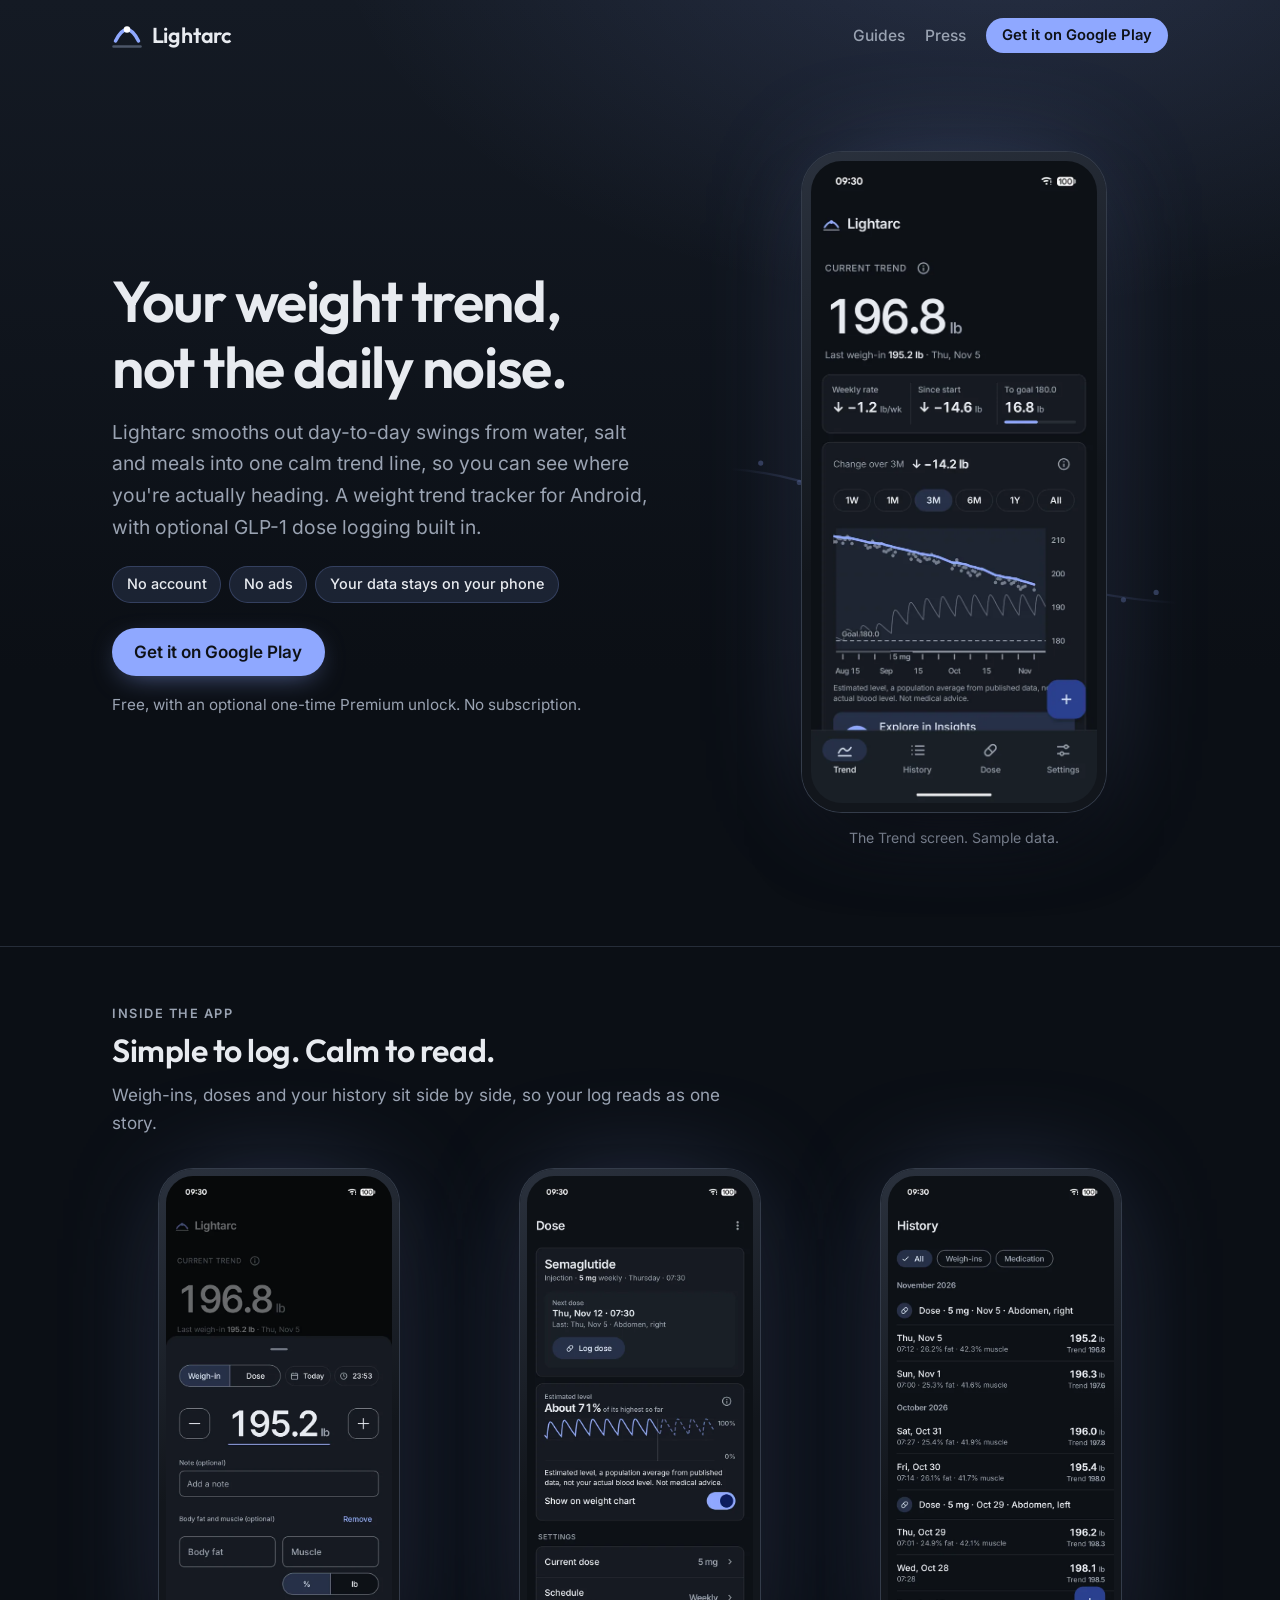
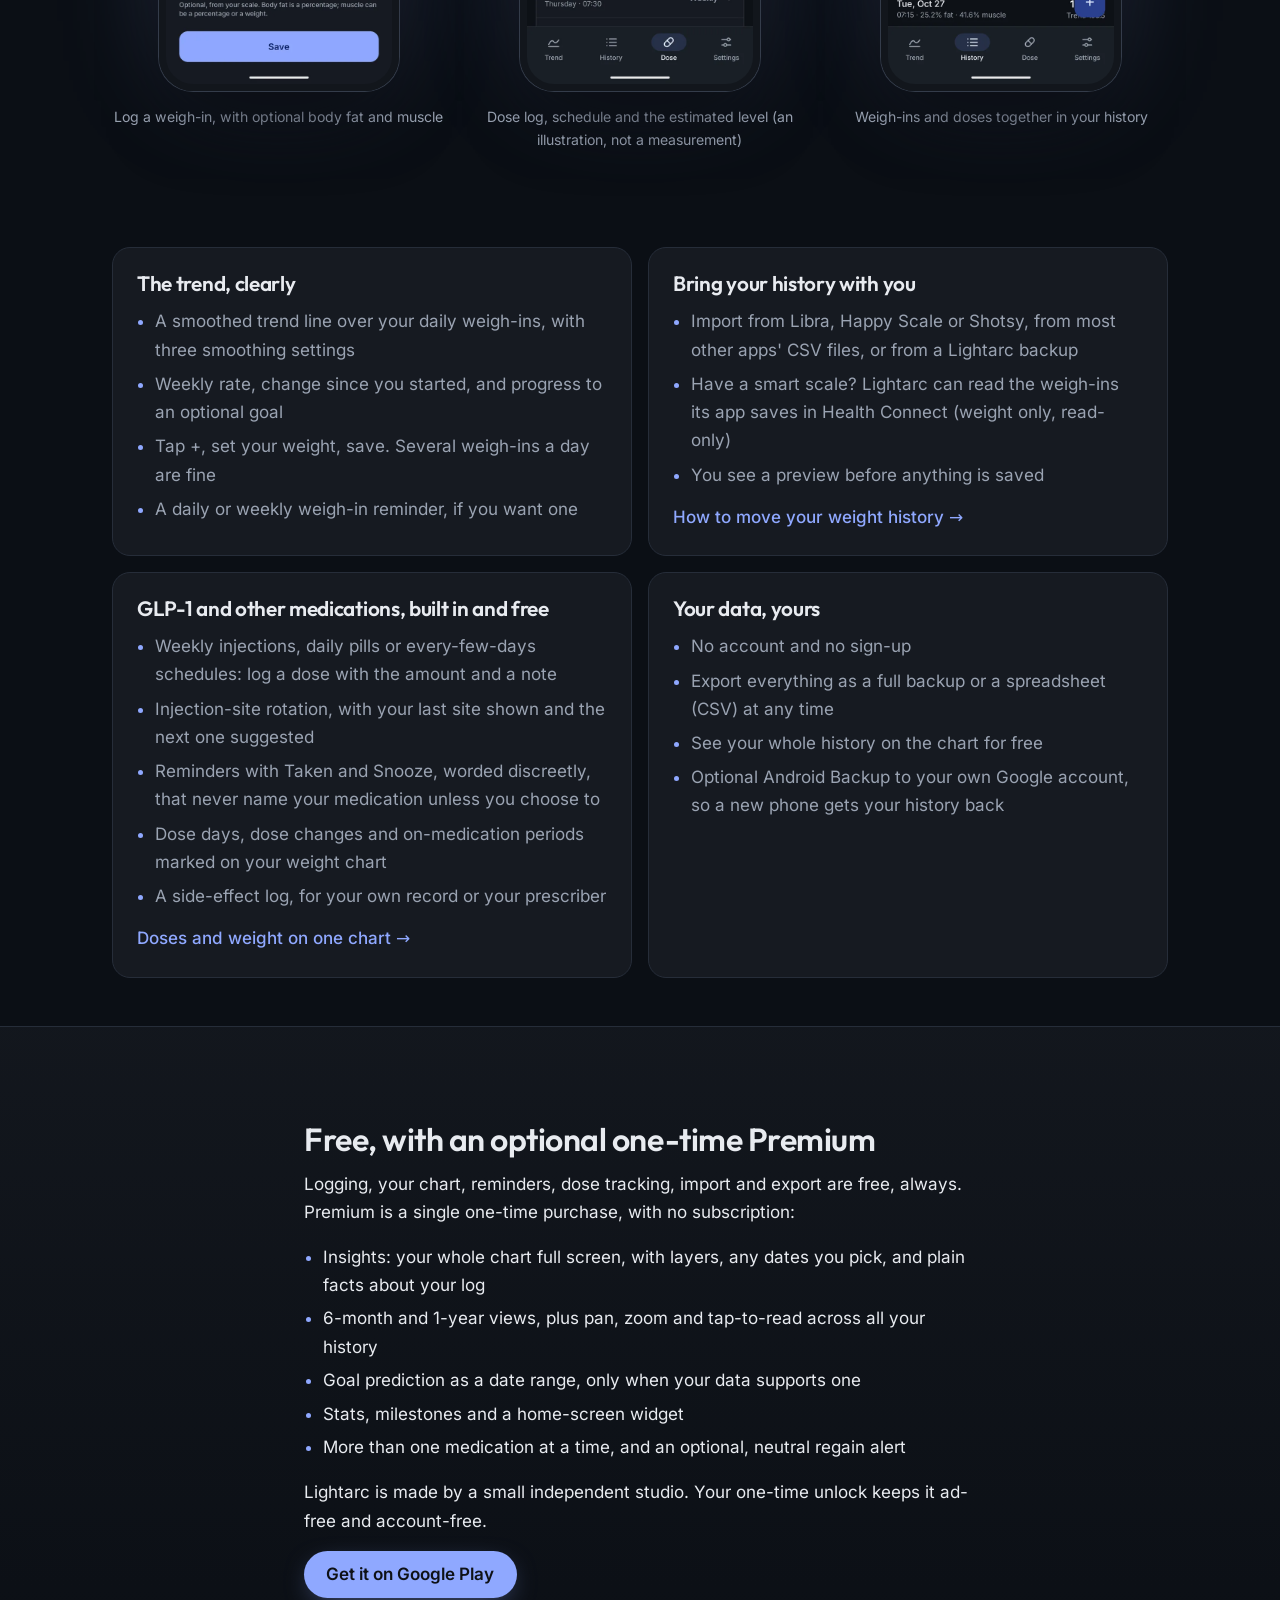
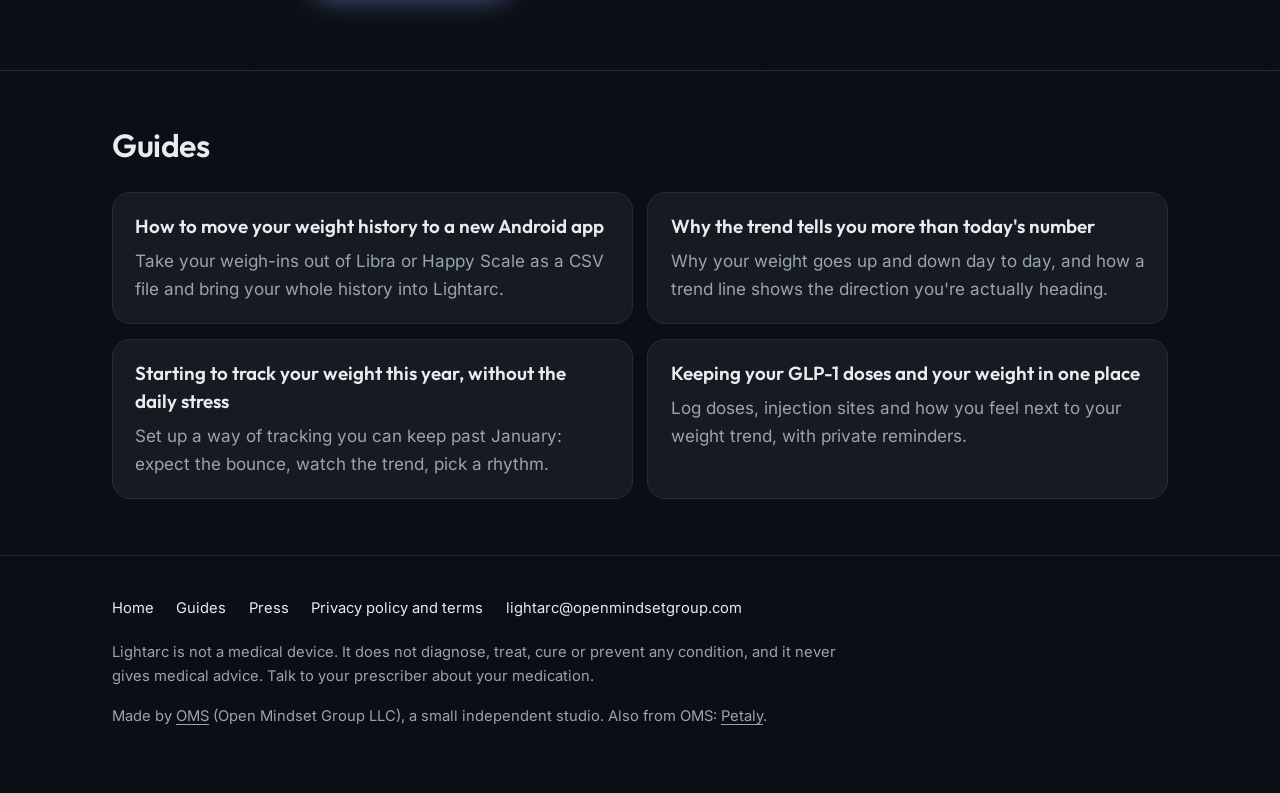
<file: index.html>
<!doctype html>
<html lang="en">
<head>
  <meta charset="utf-8">
  <meta name="viewport" content="width=device-width, initial-scale=1">
  <title>Lightarc: Weight Trend &amp; GLP-1 dose log for Android</title>
  <meta name="description" content="A weight trend tracker for Android with optional GLP-1 dose logging. No account. No ads. Your data stays on your phone.">
  <link rel="canonical" href="https://lightarc.app/">
  <meta property="og:type" content="website">
  <meta property="og:site_name" content="Lightarc">
  <meta property="og:title" content="Lightarc: Weight Trend &amp; GLP-1 dose log for Android">
  <meta property="og:description" content="A weight trend tracker for Android with optional GLP-1 dose logging. No account. No ads. Your data stays on your phone.">
  <meta property="og:url" content="https://lightarc.app/">
  <meta name="theme-color" content="#141a24">
  <link rel="icon" href="/assets/favicon.svg" type="image/svg+xml">
  <link rel="preload" href="/assets/fonts/inter-latin-var.woff2" as="font" type="font/woff2" crossorigin>
  <link rel="preload" href="/assets/fonts/outfit-latin-var.woff2" as="font" type="font/woff2" crossorigin>
  <link rel="stylesheet" href="/assets/style.css">
</head>
<body>
  <a class="skip" href="#main">Skip to content</a>
  <header class="site-header">
    <div class="inner">
      <a class="wordmark" href="/"><svg viewBox="24 22 60 60" aria-hidden="true"><path d="M31 64 Q54 18 77 64" fill="none" stroke="#8FA8FF" stroke-width="7" stroke-linecap="round"/><path d="M27 75 H81" stroke="#4C5668" stroke-width="5" stroke-linecap="round"/><circle cx="54" cy="41" r="6.5" fill="#fff"/></svg>Lightarc</a>
      <nav class="site-nav" aria-label="Main">
        <a href="/guides/">Guides</a>
        <a href="/press/">Press</a>
        <a class="button small" href="https://play.google.com/store/apps/details?id=com.omsgroup.lightarc">Get it on Google Play</a>
      </nav>
    </div>
  </header>
  <main id="main">
    <section class="hero">
      <div class="wrap-wide">
        <div>
          <h1>Your weight trend, not the daily noise.</h1>
          <p class="lede">Lightarc smooths out day-to-day swings from water, salt and meals into one calm trend line, so you can see where you're actually heading. A weight trend tracker for Android, with optional GLP-1 dose logging built in.</p>
          <ul class="badges">
            <li>No account</li>
            <li>No ads</li>
            <li>Your data stays on your phone</li>
          </ul>
          <p><a class="button" href="https://play.google.com/store/apps/details?id=com.omsgroup.lightarc">Get it on Google Play</a></p>
          <p class="note">Free, with an optional one-time Premium unlock. No subscription.</p>
        </div>
        <figure class="hero-art">
          <svg class="curve" viewBox="0 0 600 300" aria-hidden="true"><defs><linearGradient id="cg" x1="0" x2="1"><stop offset="0" stop-color="#8FA8FF" stop-opacity="0"/><stop offset=".45" stop-color="#8FA8FF" stop-opacity=".55"/><stop offset="1" stop-color="#8FA8FF" stop-opacity="0"/></linearGradient></defs><path d="M0 70 C140 80 230 150 330 190 S520 245 600 250" fill="none" stroke="url(#cg)" stroke-width="3" stroke-linecap="round"/><g fill="#8FA8FF" fill-opacity=".28"><circle cx="40" cy="62" r="3.5"/><circle cx="92" cy="88" r="3.5"/><circle cx="140" cy="70" r="3.5"/><circle cx="190" cy="112" r="3.5"/><circle cx="238" cy="128" r="3.5"/><circle cx="286" cy="158" r="3.5"/><circle cx="380" cy="196" r="3.5"/><circle cx="430" cy="226" r="3.5"/><circle cx="478" cy="214" r="3.5"/><circle cx="528" cy="246" r="3.5"/><circle cx="572" cy="236" r="3.5"/></g></svg>
          <div class="phone"><img src="/assets/shots/trend.webp" width="600" height="1347" alt="Lightarc's Trend screen on a Pixel phone: current trend 196.8 lb, weekly rate down 1.2 lb a week, and a three-month chart with the trend line over daily weigh-ins."></div>
          <figcaption>The Trend screen. Sample data.</figcaption>
        </figure>
      </div>
    </section>

    <section class="band screens">
      <div class="wrap-wide">
        <div class="section-head">
          <p class="eyebrow">Inside the app</p>
          <h2>Simple to log. Calm to read.</h2>
          <p>Weigh-ins, doses and your history sit side by side, so your log reads as one story.</p>
        </div>
        <div class="shots">
          <figure><div class="phone"><img src="/assets/shots/weigh-in.webp" width="600" height="1347" loading="lazy" alt="The weigh-in sheet: 195.2 lb with plus and minus buttons, an optional note, and optional body fat and muscle."></div><figcaption>Log a weigh-in, with optional body fat and muscle</figcaption></figure>
          <figure><div class="phone"><img src="/assets/shots/dose.webp" width="600" height="1347" loading="lazy" alt="The Dose screen: next dose, a Log dose button, and the estimated level chart with a note that it is a population average, not a measurement."></div><figcaption>Dose log, schedule and the estimated level (an illustration, not a measurement)</figcaption></figure>
          <figure><div class="phone"><img src="/assets/shots/history.webp" width="600" height="1347" loading="lazy" alt="The History screen: weigh-ins and doses listed together by month, each weigh-in with its trend value."></div><figcaption>Weigh-ins and doses together in your history</figcaption></figure>
        </div>
      </div>
    </section>

    <section class="features">
      <div class="wrap-wide grid">
        <div class="card">
          <h2>The trend, clearly</h2>
          <ul>
            <li>A smoothed trend line over your daily weigh-ins, with three smoothing settings</li>
            <li>Weekly rate, change since you started, and progress to an optional goal</li>
            <li>Tap +, set your weight, save. Several weigh-ins a day are fine</li>
            <li>A daily or weekly weigh-in reminder, if you want one</li>
          </ul>
        </div>
        <div class="card">
          <h2>Bring your history with you</h2>
          <ul>
            <li>Import from Libra, Happy Scale or Shotsy, from most other apps' CSV files, or from a Lightarc backup</li>
            <li>Have a smart scale? Lightarc can read the weigh-ins its app saves in Health Connect (weight only, read-only)</li>
            <li>You see a preview before anything is saved</li>
          </ul>
          <p class="more-row"><a class="more" href="/guides/move-weight-history-to-android/">How to move your weight history</a></p>
        </div>
        <div class="card">
          <h2>GLP-1 and other medications, built in and free</h2>
          <ul>
            <li>Weekly injections, daily pills or every-few-days schedules: log a dose with the amount and a note</li>
            <li>Injection-site rotation, with your last site shown and the next one suggested</li>
            <li>Reminders with Taken and Snooze, worded discreetly, that never name your medication unless you choose to</li>
            <li>Dose days, dose changes and on-medication periods marked on your weight chart</li>
            <li>A side-effect log, for your own record or your prescriber</li>
          </ul>
          <p class="more-row"><a class="more" href="/guides/glp1-doses-and-weight-one-chart/">Doses and weight on one chart</a></p>
        </div>
        <div class="card">
          <h2>Your data, yours</h2>
          <ul>
            <li>No account and no sign-up</li>
            <li>Export everything as a full backup or a spreadsheet (CSV) at any time</li>
            <li>See your whole history on the chart for free</li>
            <li>Optional Android Backup to your own Google account, so a new phone gets your history back</li>
          </ul>
        </div>
      </div>
    </section>

    <section class="band alt">
      <div class="wrap">
        <h2>Free, with an optional one-time Premium</h2>
        <p>Logging, your chart, reminders, dose tracking, import and export are free, always. Premium is a single one-time purchase, with no subscription:</p>
        <ul>
          <li>Insights: your whole chart full screen, with layers, any dates you pick, and plain facts about your log</li>
          <li>6-month and 1-year views, plus pan, zoom and tap-to-read across all your history</li>
          <li>Goal prediction as a date range, only when your data supports one</li>
          <li>Stats, milestones and a home-screen widget</li>
          <li>More than one medication at a time, and an optional, neutral regain alert</li>
        </ul>
        <p>Lightarc is made by a small independent studio. Your one-time unlock keeps it ad-free and account-free.</p>
        <p><a class="button" href="https://play.google.com/store/apps/details?id=com.omsgroup.lightarc">Get it on Google Play</a></p>
      </div>
    </section>

    <section class="band">
      <div class="wrap-wide">
        <div class="section-head"><h2>Guides</h2></div>
        <ul class="guide-list guides-grid">
          <li class="card"><a class="title" href="/guides/move-weight-history-to-android/">How to move your weight history to a new Android app</a><p>Take your weigh-ins out of Libra or Happy Scale as a CSV file and bring your whole history into Lightarc.</p></li>
          <li class="card"><a class="title" href="/guides/trend-vs-daily-number/">Why the trend tells you more than today&#x27;s number</a><p>Why your weight goes up and down day to day, and how a trend line shows the direction you&#x27;re actually heading.</p></li>
          <li class="card"><a class="title" href="/guides/new-year-tracking-start/">Starting to track your weight this year, without the daily stress</a><p>Set up a way of tracking you can keep past January: expect the bounce, watch the trend, pick a rhythm.</p></li>
          <li class="card"><a class="title" href="/guides/glp1-doses-and-weight-one-chart/">Keeping your GLP-1 doses and your weight in one place</a><p>Log doses, injection sites and how you feel next to your weight trend, with private reminders.</p></li>
        </ul>
      </div>
    </section>
  </main>
  <footer class="site-footer">
    <div class="wrap-wide">
      <nav aria-label="Footer">
        <a href="/">Home</a>
        <a href="/guides/">Guides</a>
        <a href="/press/">Press</a>
        <a href="https://openmindsetgroup.com/lightarc_terms.html">Privacy policy and terms</a>
        <a href="mailto:lightarc@openmindsetgroup.com">lightarc@openmindsetgroup.com</a>
      </nav>
      <p>Lightarc is not a medical device. It does not diagnose, treat, cure or prevent any condition, and it never gives medical advice. Talk to your prescriber about your medication.</p>
      <p>Made by <a href="https://openmindsetgroup.com">OMS</a> (Open Mindset Group LLC), a small independent studio. Also from OMS: <a href="https://petaly.app">Petaly</a>.</p>
    </div>
  </footer>
</body>
</html>
</file>
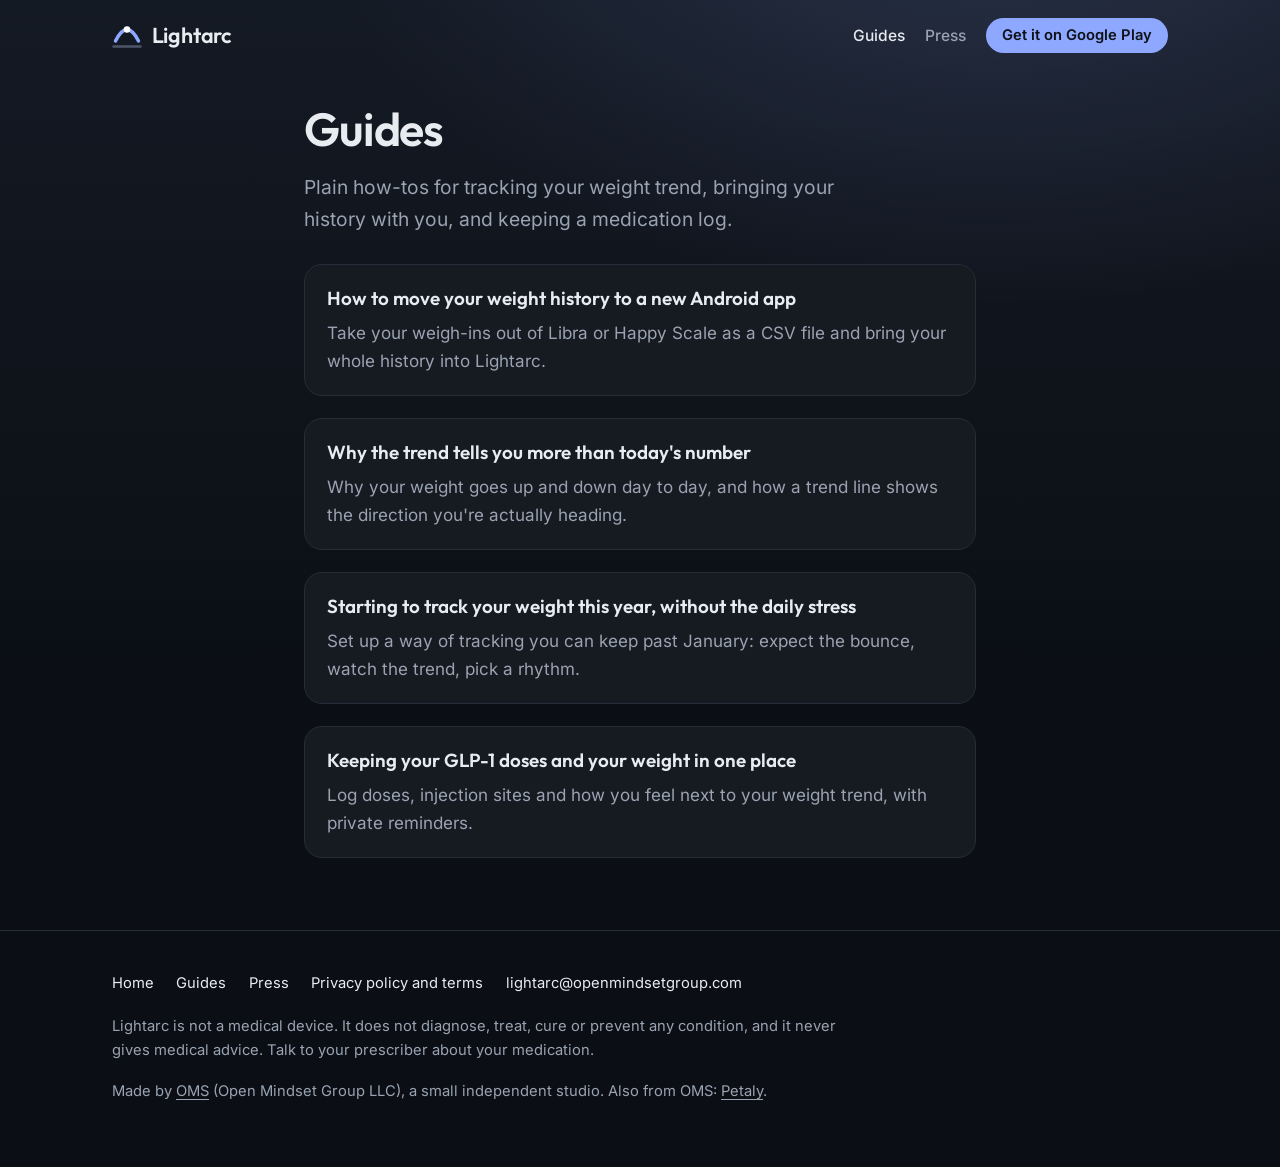
<file: guides/index.html>
<!doctype html>
<html lang="en">
<head>
  <meta charset="utf-8">
  <meta name="viewport" content="width=device-width, initial-scale=1">
  <title>Guides | Lightarc</title>
  <meta name="description" content="How-tos for tracking your weight trend, moving your weight history to Android, and logging GLP-1 doses.">
  <link rel="canonical" href="https://lightarc.app/guides/">
  <meta property="og:type" content="website">
  <meta property="og:site_name" content="Lightarc">
  <meta property="og:title" content="Guides | Lightarc">
  <meta property="og:description" content="How-tos for tracking your weight trend, moving your weight history to Android, and logging GLP-1 doses.">
  <meta property="og:url" content="https://lightarc.app/guides/">
  <meta name="theme-color" content="#141a24">
  <link rel="icon" href="/assets/favicon.svg" type="image/svg+xml">
  <link rel="preload" href="/assets/fonts/inter-latin-var.woff2" as="font" type="font/woff2" crossorigin>
  <link rel="preload" href="/assets/fonts/outfit-latin-var.woff2" as="font" type="font/woff2" crossorigin>
  <link rel="stylesheet" href="/assets/style.css">
</head>
<body>
  <a class="skip" href="#main">Skip to content</a>
  <header class="site-header">
    <div class="inner">
      <a class="wordmark" href="/"><svg viewBox="24 22 60 60" aria-hidden="true"><path d="M31 64 Q54 18 77 64" fill="none" stroke="#8FA8FF" stroke-width="7" stroke-linecap="round"/><path d="M27 75 H81" stroke="#4C5668" stroke-width="5" stroke-linecap="round"/><circle cx="54" cy="41" r="6.5" fill="#fff"/></svg>Lightarc</a>
      <nav class="site-nav" aria-label="Main">
        <a href="/guides/" aria-current="page">Guides</a>
        <a href="/press/">Press</a>
        <a class="button small" href="https://play.google.com/store/apps/details?id=com.omsgroup.lightarc">Get it on Google Play</a>
      </nav>
    </div>
  </header>
  <main id="main">
    <article class="article">
      <div class="wrap">
        <h1>Guides</h1>
        <p class="lede">Plain how-tos for tracking your weight trend, bringing your history with you, and keeping a medication log.</p>
        <ul class="guide-list">
          <li class="card"><a class="title" href="/guides/move-weight-history-to-android/">How to move your weight history to a new Android app</a><p>Take your weigh-ins out of Libra or Happy Scale as a CSV file and bring your whole history into Lightarc.</p></li>
          <li class="card"><a class="title" href="/guides/trend-vs-daily-number/">Why the trend tells you more than today&#x27;s number</a><p>Why your weight goes up and down day to day, and how a trend line shows the direction you&#x27;re actually heading.</p></li>
          <li class="card"><a class="title" href="/guides/new-year-tracking-start/">Starting to track your weight this year, without the daily stress</a><p>Set up a way of tracking you can keep past January: expect the bounce, watch the trend, pick a rhythm.</p></li>
          <li class="card"><a class="title" href="/guides/glp1-doses-and-weight-one-chart/">Keeping your GLP-1 doses and your weight in one place</a><p>Log doses, injection sites and how you feel next to your weight trend, with private reminders.</p></li>
        </ul>
      </div>
    </article>
  </main>
  <footer class="site-footer">
    <div class="wrap-wide">
      <nav aria-label="Footer">
        <a href="/">Home</a>
        <a href="/guides/">Guides</a>
        <a href="/press/">Press</a>
        <a href="https://openmindsetgroup.com/lightarc_terms.html">Privacy policy and terms</a>
        <a href="mailto:lightarc@openmindsetgroup.com">lightarc@openmindsetgroup.com</a>
      </nav>
      <p>Lightarc is not a medical device. It does not diagnose, treat, cure or prevent any condition, and it never gives medical advice. Talk to your prescriber about your medication.</p>
      <p>Made by <a href="https://openmindsetgroup.com">OMS</a> (Open Mindset Group LLC), a small independent studio. Also from OMS: <a href="https://petaly.app">Petaly</a>.</p>
    </div>
  </footer>
</body>
</html>
</file>
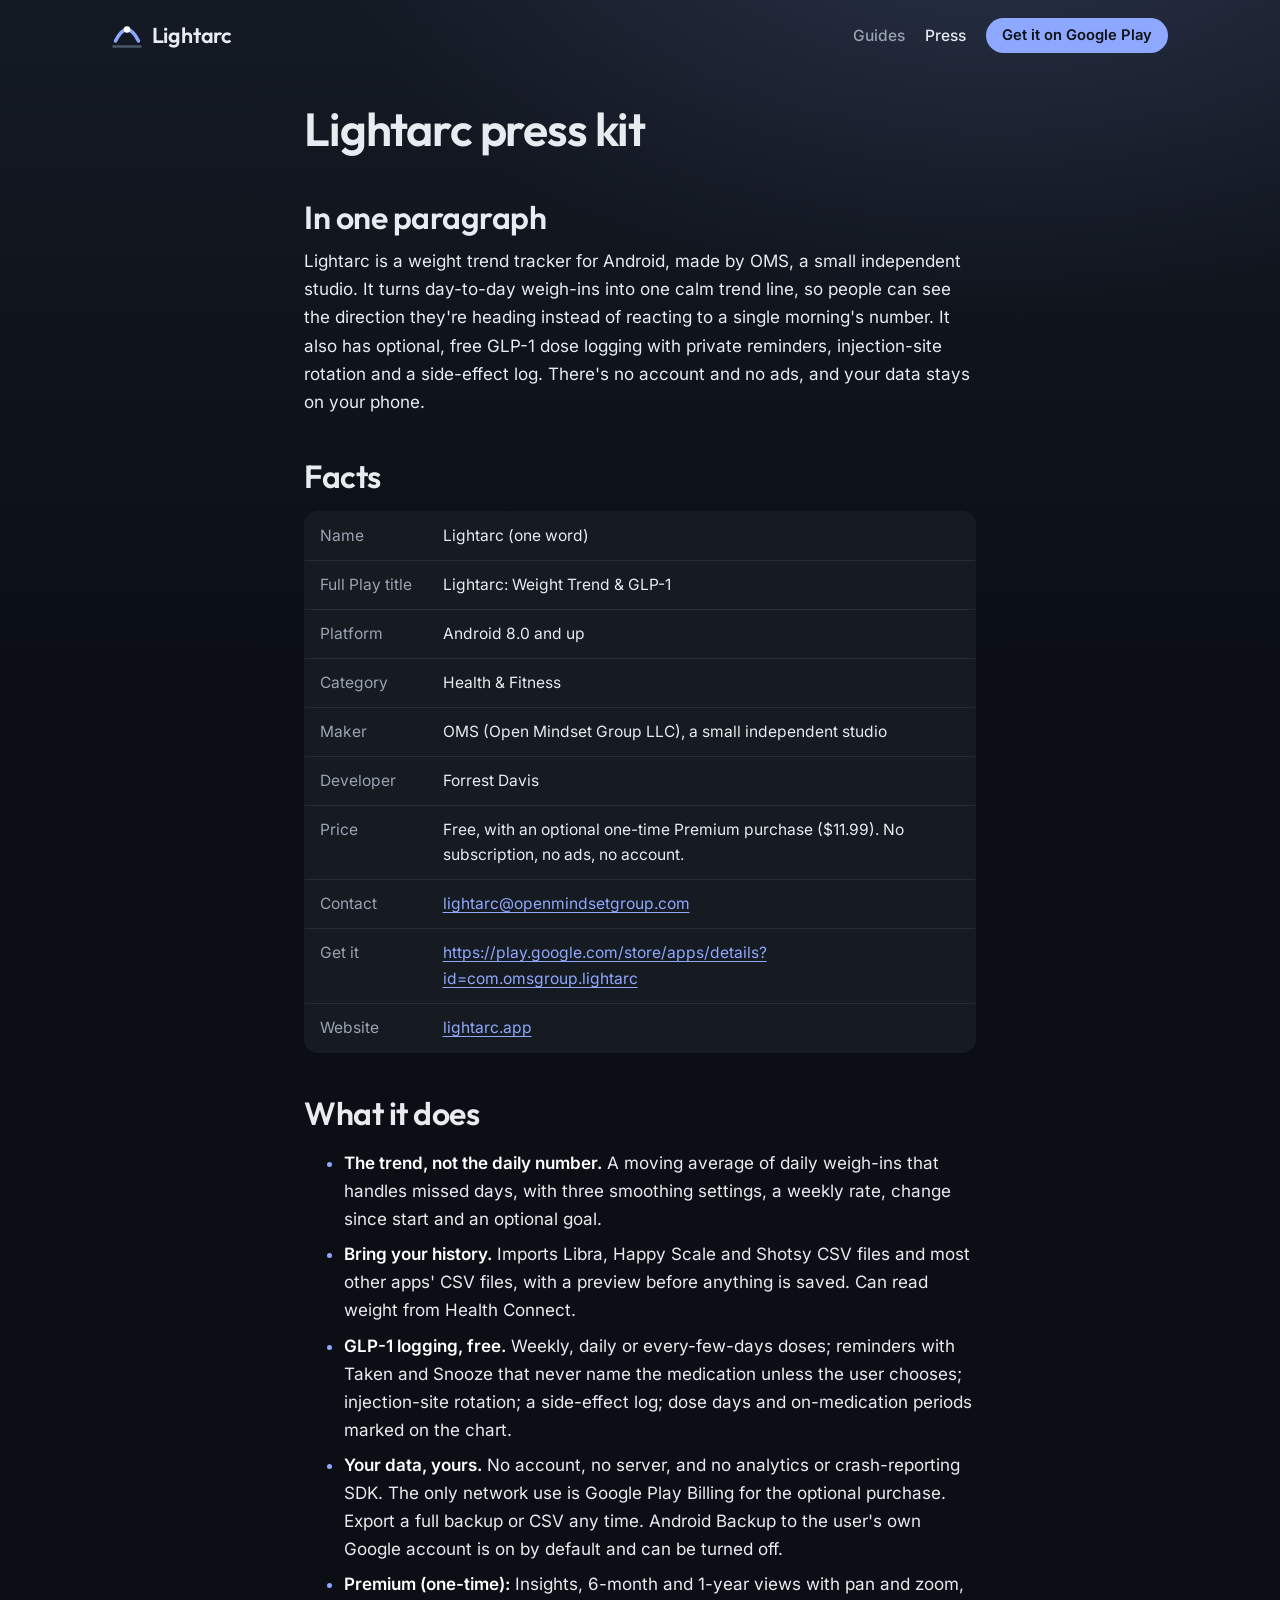
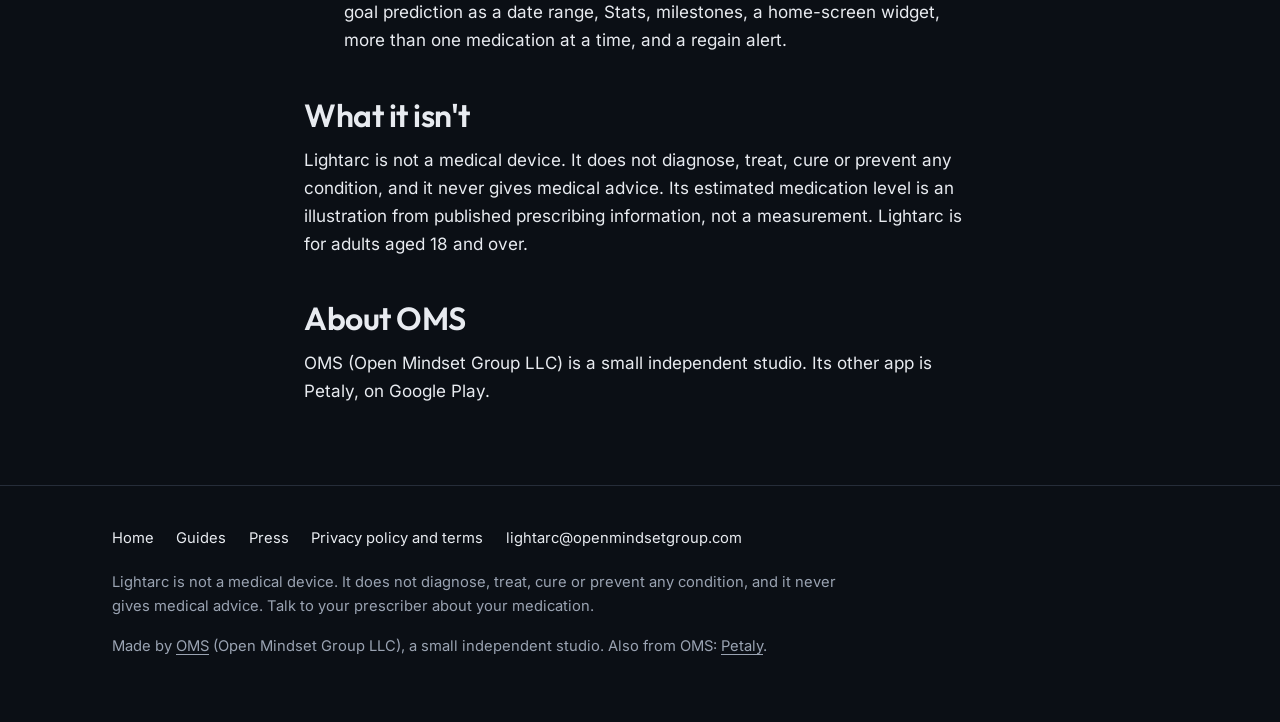
<file: press/index.html>
<!doctype html>
<html lang="en">
<head>
  <meta charset="utf-8">
  <meta name="viewport" content="width=device-width, initial-scale=1">
  <title>Press kit | Lightarc</title>
  <meta name="description" content="Facts, a one-paragraph description and contact details for writers covering Lightarc, a weight trend tracker for Android.">
  <link rel="canonical" href="https://lightarc.app/press/">
  <meta property="og:type" content="website">
  <meta property="og:site_name" content="Lightarc">
  <meta property="og:title" content="Press kit | Lightarc">
  <meta property="og:description" content="Facts, a one-paragraph description and contact details for writers covering Lightarc, a weight trend tracker for Android.">
  <meta property="og:url" content="https://lightarc.app/press/">
  <meta name="theme-color" content="#141a24">
  <link rel="icon" href="/assets/favicon.svg" type="image/svg+xml">
  <link rel="preload" href="/assets/fonts/inter-latin-var.woff2" as="font" type="font/woff2" crossorigin>
  <link rel="preload" href="/assets/fonts/outfit-latin-var.woff2" as="font" type="font/woff2" crossorigin>
  <link rel="stylesheet" href="/assets/style.css">
</head>
<body>
  <a class="skip" href="#main">Skip to content</a>
  <header class="site-header">
    <div class="inner">
      <a class="wordmark" href="/"><svg viewBox="24 22 60 60" aria-hidden="true"><path d="M31 64 Q54 18 77 64" fill="none" stroke="#8FA8FF" stroke-width="7" stroke-linecap="round"/><path d="M27 75 H81" stroke="#4C5668" stroke-width="5" stroke-linecap="round"/><circle cx="54" cy="41" r="6.5" fill="#fff"/></svg>Lightarc</a>
      <nav class="site-nav" aria-label="Main">
        <a href="/guides/">Guides</a>
        <a href="/press/" aria-current="page">Press</a>
        <a class="button small" href="https://play.google.com/store/apps/details?id=com.omsgroup.lightarc">Get it on Google Play</a>
      </nav>
    </div>
  </header>
  <main id="main">
    <article class="article">
      <div class="wrap">
<h1 id="lightarc-press-kit">Lightarc press kit</h1>
<h2 id="in-one-paragraph">In one paragraph</h2>
<p>Lightarc is a weight trend tracker for Android, made by OMS, a small independent studio. It turns day-to-day weigh-ins into one calm trend line, so people can see the direction they're heading instead of reacting to a single morning's number. It also has optional, free GLP-1 dose logging with private reminders, injection-site rotation and a side-effect log. There's no account and no ads, and your data stays on your phone.</p>
<h2 id="facts">Facts</h2>
<table>
<tbody>
<tr class="odd">
<td>Name</td>
<td>Lightarc (one word)</td>
</tr>
<tr class="even">
<td>Full Play title</td>
<td>Lightarc: Weight Trend &amp; GLP-1</td>
</tr>
<tr class="odd">
<td>Platform</td>
<td>Android 8.0 and up</td>
</tr>
<tr class="even">
<td>Category</td>
<td>Health &amp; Fitness</td>
</tr>
<tr class="odd">
<td>Maker</td>
<td>OMS (Open Mindset Group LLC), a small independent studio</td>
</tr>
<tr class="even">
<td>Developer</td>
<td>Forrest Davis</td>
</tr>
<tr class="odd">
<td>Price</td>
<td>Free, with an optional one-time Premium purchase ($11.99). No subscription, no ads, no account.</td>
</tr>
<tr class="even">
<td>Contact</td>
<td><a href="mailto:lightarc@openmindsetgroup.com">lightarc@openmindsetgroup.com</a></td>
</tr>
<tr class="odd">
<td>Get it</td>
<td><a href="https://play.google.com/store/apps/details?id=com.omsgroup.lightarc">https://play.google.com/store/apps/details?id=com.omsgroup.lightarc</a></td>
</tr>
<tr class="even">
<td>Website</td>
<td><a href="https://lightarc.app">lightarc.app</a></td>
</tr>
</tbody>
</table>
<h2 id="what-it-does">What it does</h2>
<ul>
<li><strong>The trend, not the daily number.</strong> A moving average of daily weigh-ins that handles missed days, with three smoothing settings, a weekly rate, change since start and an optional goal.</li>
<li><strong>Bring your history.</strong> Imports Libra, Happy Scale and Shotsy CSV files and most other apps' CSV files, with a preview before anything is saved. Can read weight from Health Connect.</li>
<li><strong>GLP-1 logging, free.</strong> Weekly, daily or every-few-days doses; reminders with Taken and Snooze that never name the medication unless the user chooses; injection-site rotation; a side-effect log; dose days and on-medication periods marked on the chart.</li>
<li><strong>Your data, yours.</strong> No account, no server, and no analytics or crash-reporting SDK. The only network use is Google Play Billing for the optional purchase. Export a full backup or CSV any time. Android Backup to the user's own Google account is on by default and can be turned off.</li>
<li><strong>Premium (one-time):</strong> Insights, 6-month and 1-year views with pan and zoom, goal prediction as a date range, Stats, milestones, a home-screen widget, more than one medication at a time, and a regain alert.</li>
</ul>
<h2 id="what-it-isnt">What it isn't</h2>
<p>Lightarc is not a medical device. It does not diagnose, treat, cure or prevent any condition, and it never gives medical advice. Its estimated medication level is an illustration from published prescribing information, not a measurement. Lightarc is for adults aged 18 and over.</p>
<h2 id="about-oms">About OMS</h2>
<p>OMS (Open Mindset Group LLC) is a small independent studio. Its other app is Petaly, on Google Play.</p>

      </div>
    </article>
  </main>
  <footer class="site-footer">
    <div class="wrap-wide">
      <nav aria-label="Footer">
        <a href="/">Home</a>
        <a href="/guides/">Guides</a>
        <a href="/press/">Press</a>
        <a href="https://openmindsetgroup.com/lightarc_terms.html">Privacy policy and terms</a>
        <a href="mailto:lightarc@openmindsetgroup.com">lightarc@openmindsetgroup.com</a>
      </nav>
      <p>Lightarc is not a medical device. It does not diagnose, treat, cure or prevent any condition, and it never gives medical advice. Talk to your prescriber about your medication.</p>
      <p>Made by <a href="https://openmindsetgroup.com">OMS</a> (Open Mindset Group LLC), a small independent studio. Also from OMS: <a href="https://petaly.app">Petaly</a>.</p>
    </div>
  </footer>
</body>
</html>
</file>
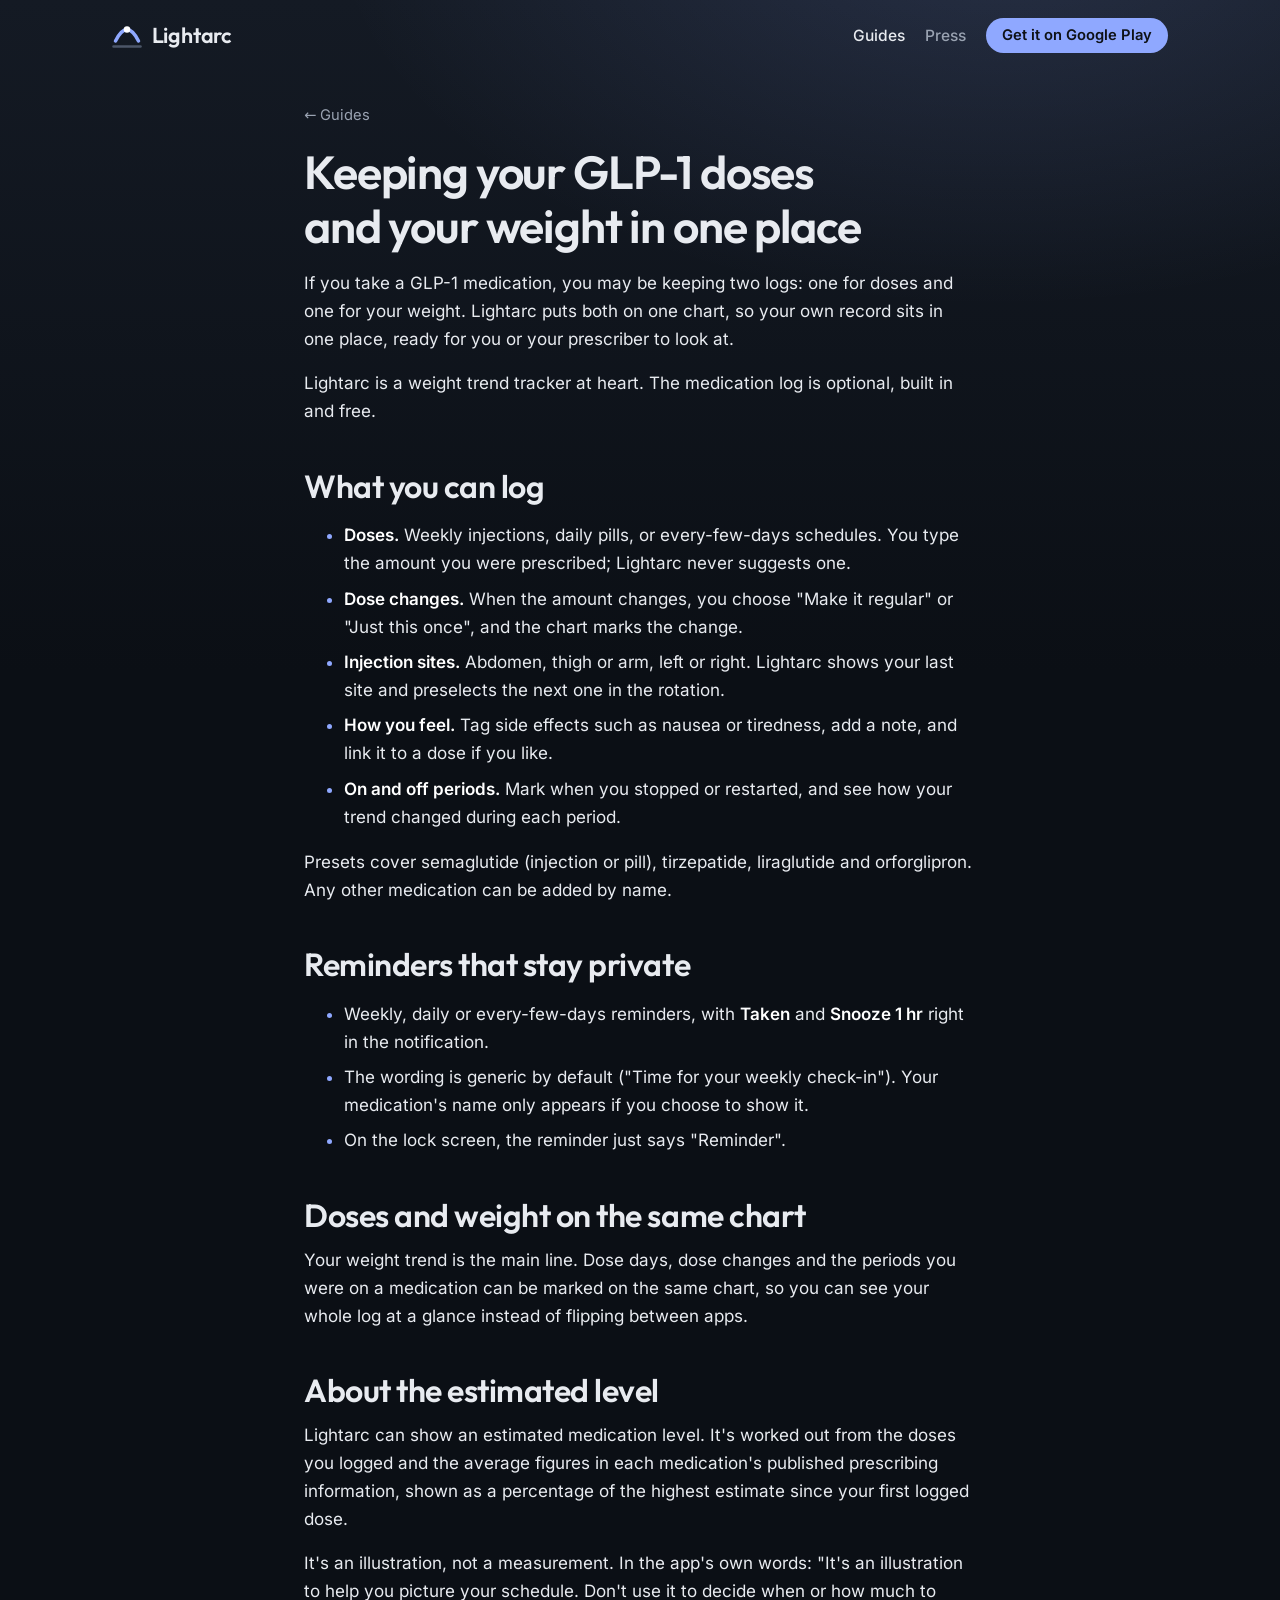
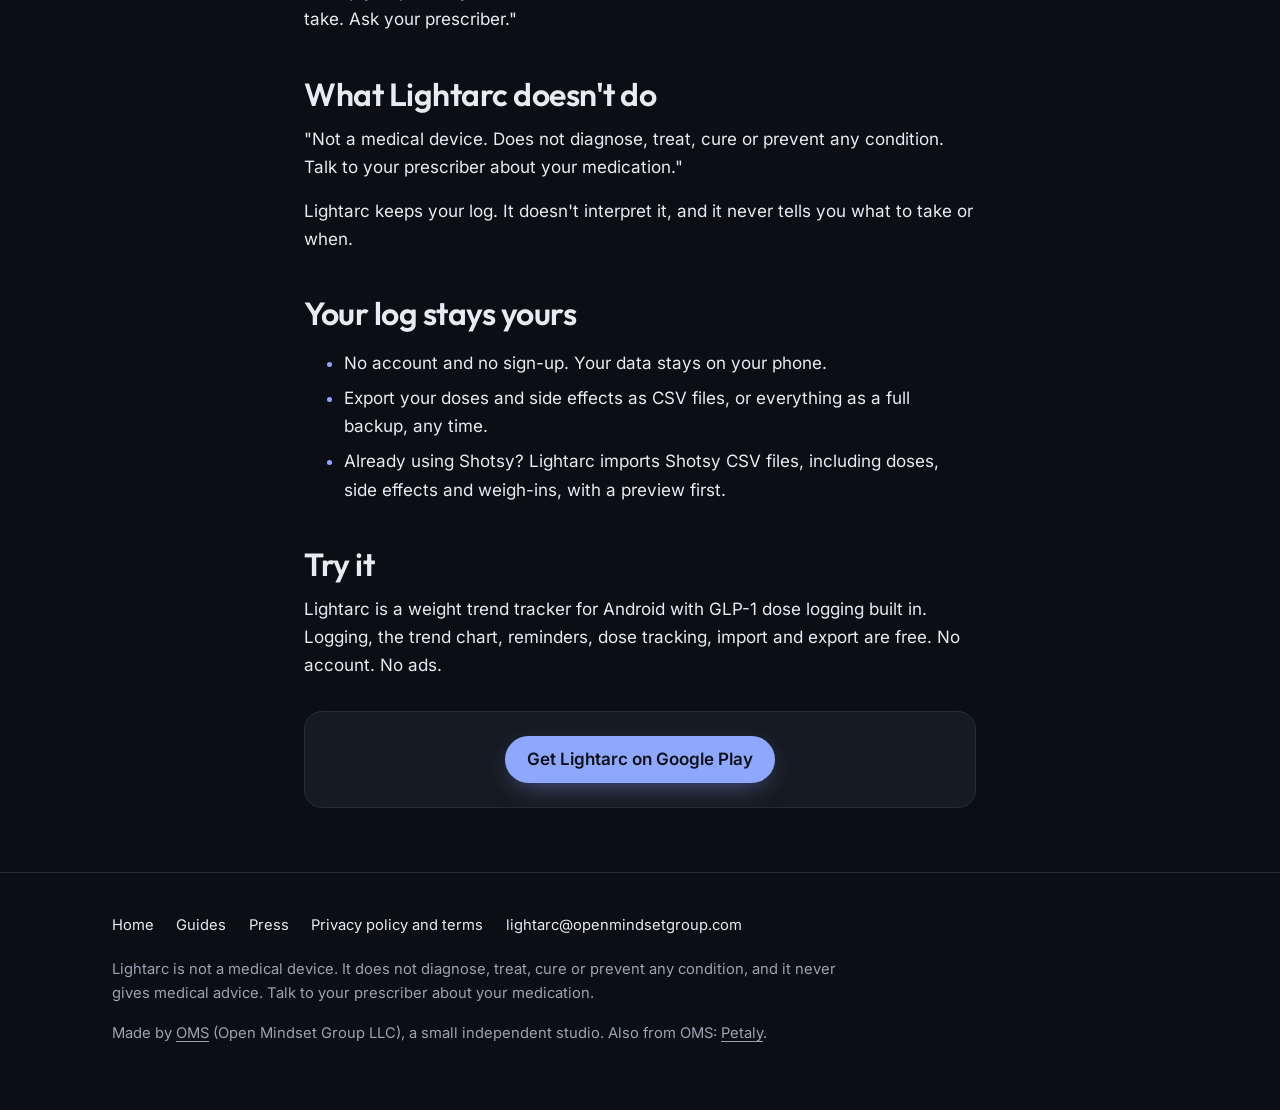
<file: guides/glp1-doses-and-weight-one-chart/index.html>
<!doctype html>
<html lang="en">
<head>
  <meta charset="utf-8">
  <meta name="viewport" content="width=device-width, initial-scale=1">
  <title>Keeping your GLP-1 doses and your weight in one place | Lightarc</title>
  <meta name="description" content="Log doses, injection sites and how you feel next to your weight trend, with private reminders.">
  <link rel="canonical" href="https://lightarc.app/guides/glp1-doses-and-weight-one-chart/">
  <meta property="og:type" content="website">
  <meta property="og:site_name" content="Lightarc">
  <meta property="og:title" content="Keeping your GLP-1 doses and your weight in one place | Lightarc">
  <meta property="og:description" content="Log doses, injection sites and how you feel next to your weight trend, with private reminders.">
  <meta property="og:url" content="https://lightarc.app/guides/glp1-doses-and-weight-one-chart/">
  <meta name="theme-color" content="#141a24">
  <link rel="icon" href="/assets/favicon.svg" type="image/svg+xml">
  <link rel="preload" href="/assets/fonts/inter-latin-var.woff2" as="font" type="font/woff2" crossorigin>
  <link rel="preload" href="/assets/fonts/outfit-latin-var.woff2" as="font" type="font/woff2" crossorigin>
  <link rel="stylesheet" href="/assets/style.css">
</head>
<body>
  <a class="skip" href="#main">Skip to content</a>
  <header class="site-header">
    <div class="inner">
      <a class="wordmark" href="/"><svg viewBox="24 22 60 60" aria-hidden="true"><path d="M31 64 Q54 18 77 64" fill="none" stroke="#8FA8FF" stroke-width="7" stroke-linecap="round"/><path d="M27 75 H81" stroke="#4C5668" stroke-width="5" stroke-linecap="round"/><circle cx="54" cy="41" r="6.5" fill="#fff"/></svg>Lightarc</a>
      <nav class="site-nav" aria-label="Main">
        <a href="/guides/" aria-current="page">Guides</a>
        <a href="/press/">Press</a>
        <a class="button small" href="https://play.google.com/store/apps/details?id=com.omsgroup.lightarc">Get it on Google Play</a>
      </nav>
    </div>
  </header>
  <main id="main">
    <article class="article">
      <div class="wrap">
        <p class="crumbs"><a href="/guides/">Guides</a></p>
<h1 id="keeping-your-glp-1-doses-and-your-weight-in-one-place">Keeping your GLP-1 doses and your weight in one place</h1>
<p>If you take a GLP-1 medication, you may be keeping two logs: one for doses and one for your weight. Lightarc puts both on one chart, so your own record sits in one place, ready for you or your prescriber to look at.</p>
<p>Lightarc is a weight trend tracker at heart. The medication log is optional, built in and free.</p>
<h2 id="what-you-can-log">What you can log</h2>
<ul>
<li><strong>Doses.</strong> Weekly injections, daily pills, or every-few-days schedules. You type the amount you were prescribed; Lightarc never suggests one.</li>
<li><strong>Dose changes.</strong> When the amount changes, you choose "Make it regular" or "Just this once", and the chart marks the change.</li>
<li><strong>Injection sites.</strong> Abdomen, thigh or arm, left or right. Lightarc shows your last site and preselects the next one in the rotation.</li>
<li><strong>How you feel.</strong> Tag side effects such as nausea or tiredness, add a note, and link it to a dose if you like.</li>
<li><strong>On and off periods.</strong> Mark when you stopped or restarted, and see how your trend changed during each period.</li>
</ul>
<p>Presets cover semaglutide (injection or pill), tirzepatide, liraglutide and orforglipron. Any other medication can be added by name.</p>
<h2 id="reminders-that-stay-private">Reminders that stay private</h2>
<ul>
<li>Weekly, daily or every-few-days reminders, with <strong>Taken</strong> and <strong>Snooze 1 hr</strong> right in the notification.</li>
<li>The wording is generic by default ("Time for your weekly check-in"). Your medication's name only appears if you choose to show it.</li>
<li>On the lock screen, the reminder just says "Reminder".</li>
</ul>
<h2 id="doses-and-weight-on-the-same-chart">Doses and weight on the same chart</h2>
<p>Your weight trend is the main line. Dose days, dose changes and the periods you were on a medication can be marked on the same chart, so you can see your whole log at a glance instead of flipping between apps.</p>
<h2 id="about-the-estimated-level">About the estimated level</h2>
<p>Lightarc can show an estimated medication level. It's worked out from the doses you logged and the average figures in each medication's published prescribing information, shown as a percentage of the highest estimate since your first logged dose.</p>
<p>It's an illustration, not a measurement. In the app's own words: "It's an illustration to help you picture your schedule. Don't use it to decide when or how much to take. Ask your prescriber."</p>
<h2 id="what-lightarc-doesnt-do">What Lightarc doesn't do</h2>
<p>"Not a medical device. Does not diagnose, treat, cure or prevent any condition. Talk to your prescriber about your medication."</p>
<p>Lightarc keeps your log. It doesn't interpret it, and it never tells you what to take or when.</p>
<h2 id="your-log-stays-yours">Your log stays yours</h2>
<ul>
<li>No account and no sign-up. Your data stays on your phone.</li>
<li>Export your doses and side effects as CSV files, or everything as a full backup, any time.</li>
<li>Already using Shotsy? Lightarc imports Shotsy CSV files, including doses, side effects and weigh-ins, with a preview first.</li>
</ul>
<h2 id="try-it">Try it</h2>
<p>Lightarc is a weight trend tracker for Android with GLP-1 dose logging built in. Logging, the trend chart, reminders, dose tracking, import and export are free. No account. No ads.</p>
<p class="cta"><a class="button" href="https://play.google.com/store/apps/details?id=com.omsgroup.lightarc">Get Lightarc on Google Play</a></p>

      </div>
    </article>
  </main>
  <footer class="site-footer">
    <div class="wrap-wide">
      <nav aria-label="Footer">
        <a href="/">Home</a>
        <a href="/guides/">Guides</a>
        <a href="/press/">Press</a>
        <a href="https://openmindsetgroup.com/lightarc_terms.html">Privacy policy and terms</a>
        <a href="mailto:lightarc@openmindsetgroup.com">lightarc@openmindsetgroup.com</a>
      </nav>
      <p>Lightarc is not a medical device. It does not diagnose, treat, cure or prevent any condition, and it never gives medical advice. Talk to your prescriber about your medication.</p>
      <p>Made by <a href="https://openmindsetgroup.com">OMS</a> (Open Mindset Group LLC), a small independent studio. Also from OMS: <a href="https://petaly.app">Petaly</a>.</p>
    </div>
  </footer>
</body>
</html>
</file>
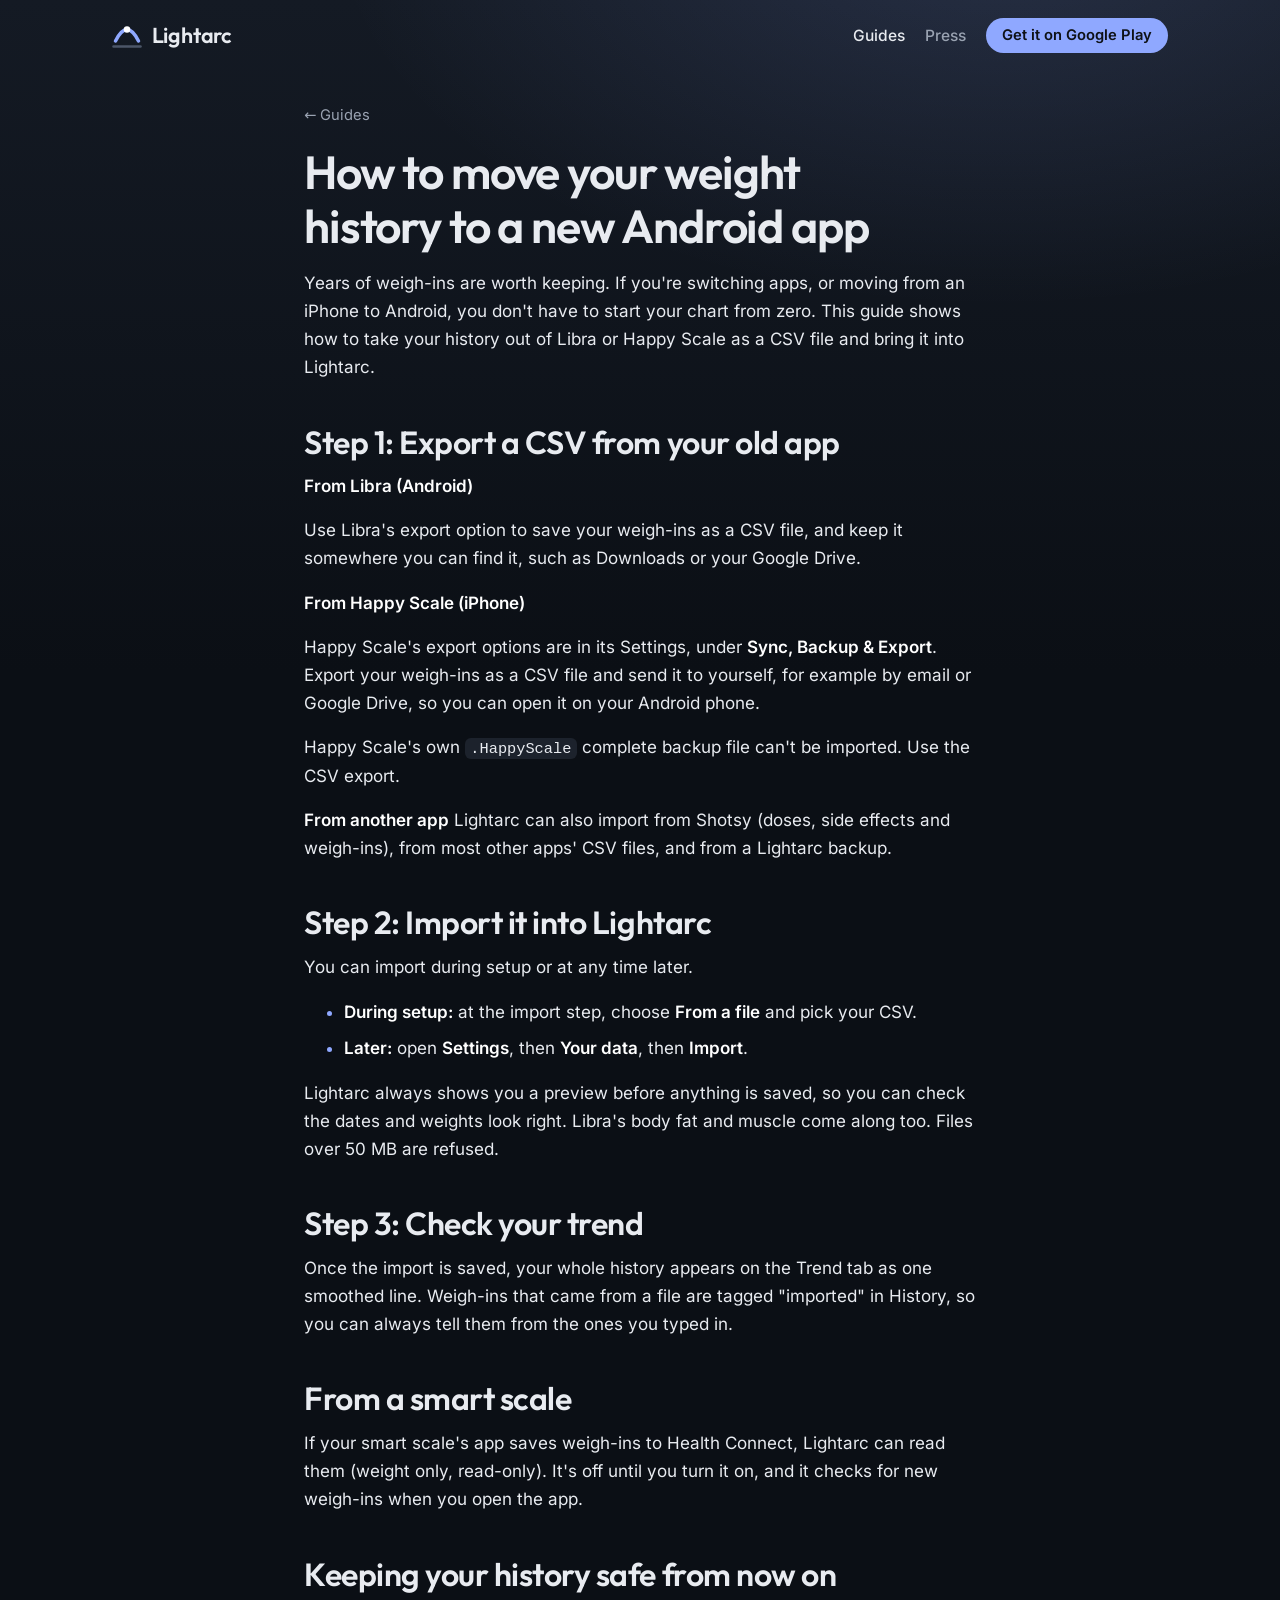
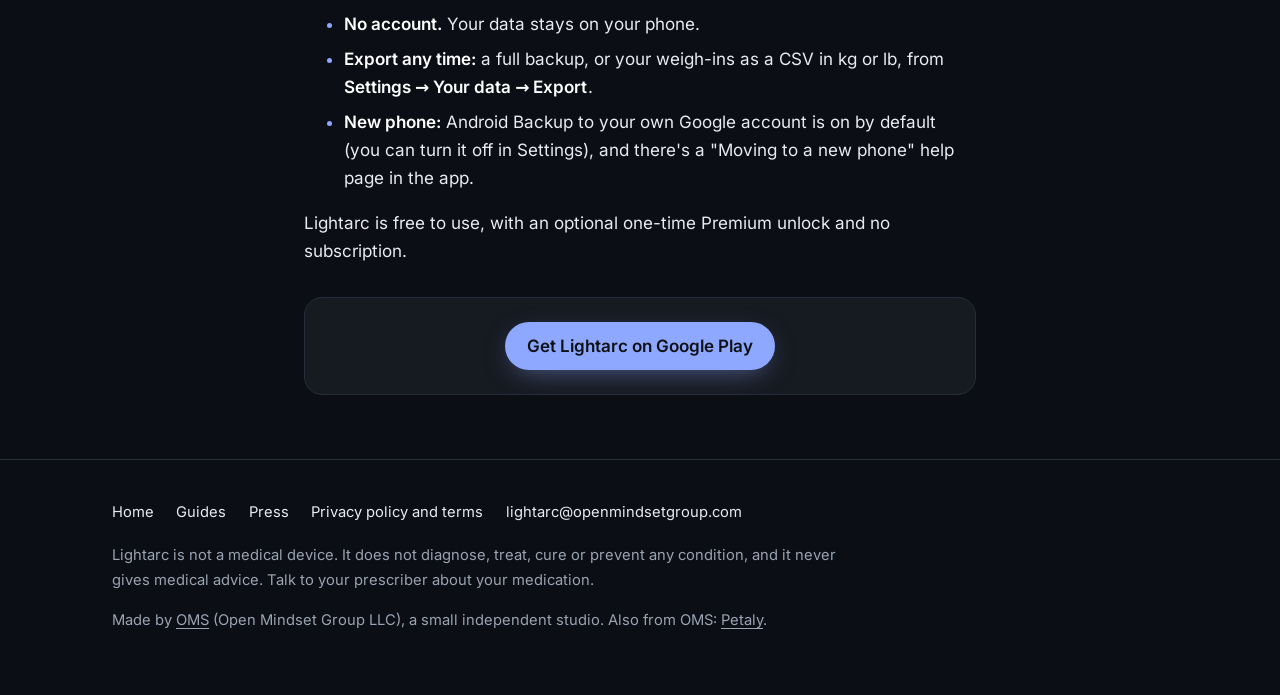
<file: guides/move-weight-history-to-android/index.html>
<!doctype html>
<html lang="en">
<head>
  <meta charset="utf-8">
  <meta name="viewport" content="width=device-width, initial-scale=1">
  <title>How to move your weight history to a new Android app | Lightarc</title>
  <meta name="description" content="Take your weigh-ins out of Libra or Happy Scale as a CSV file and bring your whole history into Lightarc.">
  <link rel="canonical" href="https://lightarc.app/guides/move-weight-history-to-android/">
  <meta property="og:type" content="website">
  <meta property="og:site_name" content="Lightarc">
  <meta property="og:title" content="How to move your weight history to a new Android app | Lightarc">
  <meta property="og:description" content="Take your weigh-ins out of Libra or Happy Scale as a CSV file and bring your whole history into Lightarc.">
  <meta property="og:url" content="https://lightarc.app/guides/move-weight-history-to-android/">
  <meta name="theme-color" content="#141a24">
  <link rel="icon" href="/assets/favicon.svg" type="image/svg+xml">
  <link rel="preload" href="/assets/fonts/inter-latin-var.woff2" as="font" type="font/woff2" crossorigin>
  <link rel="preload" href="/assets/fonts/outfit-latin-var.woff2" as="font" type="font/woff2" crossorigin>
  <link rel="stylesheet" href="/assets/style.css">
</head>
<body>
  <a class="skip" href="#main">Skip to content</a>
  <header class="site-header">
    <div class="inner">
      <a class="wordmark" href="/"><svg viewBox="24 22 60 60" aria-hidden="true"><path d="M31 64 Q54 18 77 64" fill="none" stroke="#8FA8FF" stroke-width="7" stroke-linecap="round"/><path d="M27 75 H81" stroke="#4C5668" stroke-width="5" stroke-linecap="round"/><circle cx="54" cy="41" r="6.5" fill="#fff"/></svg>Lightarc</a>
      <nav class="site-nav" aria-label="Main">
        <a href="/guides/" aria-current="page">Guides</a>
        <a href="/press/">Press</a>
        <a class="button small" href="https://play.google.com/store/apps/details?id=com.omsgroup.lightarc">Get it on Google Play</a>
      </nav>
    </div>
  </header>
  <main id="main">
    <article class="article">
      <div class="wrap">
        <p class="crumbs"><a href="/guides/">Guides</a></p>
<h1 id="how-to-move-your-weight-history-to-a-new-android-app">How to move your weight history to a new Android app</h1>
<p>Years of weigh-ins are worth keeping. If you're switching apps, or moving from an iPhone to Android, you don't have to start your chart from zero. This guide shows how to take your history out of Libra or Happy Scale as a CSV file and bring it into Lightarc.</p>
<h2 id="step-1-export-a-csv-from-your-old-app">Step 1: Export a CSV from your old app</h2>
<p><strong>From Libra (Android)</strong></p>
<p>Use Libra's export option to save your weigh-ins as a CSV file, and keep it somewhere you can find it, such as Downloads or your Google Drive.</p>
<p><strong>From Happy Scale (iPhone)</strong></p>
<p>Happy Scale's export options are in its Settings, under <strong>Sync, Backup &amp; Export</strong>. Export your weigh-ins as a CSV file and send it to yourself, for example by email or Google Drive, so you can open it on your Android phone.</p>
<p>Happy Scale's own <code>.HappyScale</code> complete backup file can't be imported. Use the CSV export.</p>
<p><strong>From another app</strong> Lightarc can also import from Shotsy (doses, side effects and weigh-ins), from most other apps' CSV files, and from a Lightarc backup.</p>
<h2 id="step-2-import-it-into-lightarc">Step 2: Import it into Lightarc</h2>
<p>You can import during setup or at any time later.</p>
<ul>
<li><strong>During setup:</strong> at the import step, choose <strong>From a file</strong> and pick your CSV.</li>
<li><strong>Later:</strong> open <strong>Settings</strong>, then <strong>Your data</strong>, then <strong>Import</strong>.</li>
</ul>
<p>Lightarc always shows you a preview before anything is saved, so you can check the dates and weights look right. Libra's body fat and muscle come along too. Files over 50 MB are refused.</p>
<h2 id="step-3-check-your-trend">Step 3: Check your trend</h2>
<p>Once the import is saved, your whole history appears on the Trend tab as one smoothed line. Weigh-ins that came from a file are tagged "imported" in History, so you can always tell them from the ones you typed in.</p>
<h2 id="from-a-smart-scale">From a smart scale</h2>
<p>If your smart scale's app saves weigh-ins to Health Connect, Lightarc can read them (weight only, read-only). It's off until you turn it on, and it checks for new weigh-ins when you open the app.</p>
<h2 id="keeping-your-history-safe-from-now-on">Keeping your history safe from now on</h2>
<ul>
<li><strong>No account.</strong> Your data stays on your phone.</li>
<li><strong>Export any time:</strong> a full backup, or your weigh-ins as a CSV in kg or lb, from <strong>Settings → Your data → Export</strong>.</li>
<li><strong>New phone:</strong> Android Backup to your own Google account is on by default (you can turn it off in Settings), and there's a "Moving to a new phone" help page in the app.</li>
</ul>
<p>Lightarc is free to use, with an optional one-time Premium unlock and no subscription.</p>
<p class="cta"><a class="button" href="https://play.google.com/store/apps/details?id=com.omsgroup.lightarc">Get Lightarc on Google Play</a></p>

      </div>
    </article>
  </main>
  <footer class="site-footer">
    <div class="wrap-wide">
      <nav aria-label="Footer">
        <a href="/">Home</a>
        <a href="/guides/">Guides</a>
        <a href="/press/">Press</a>
        <a href="https://openmindsetgroup.com/lightarc_terms.html">Privacy policy and terms</a>
        <a href="mailto:lightarc@openmindsetgroup.com">lightarc@openmindsetgroup.com</a>
      </nav>
      <p>Lightarc is not a medical device. It does not diagnose, treat, cure or prevent any condition, and it never gives medical advice. Talk to your prescriber about your medication.</p>
      <p>Made by <a href="https://openmindsetgroup.com">OMS</a> (Open Mindset Group LLC), a small independent studio. Also from OMS: <a href="https://petaly.app">Petaly</a>.</p>
    </div>
  </footer>
</body>
</html>
</file>
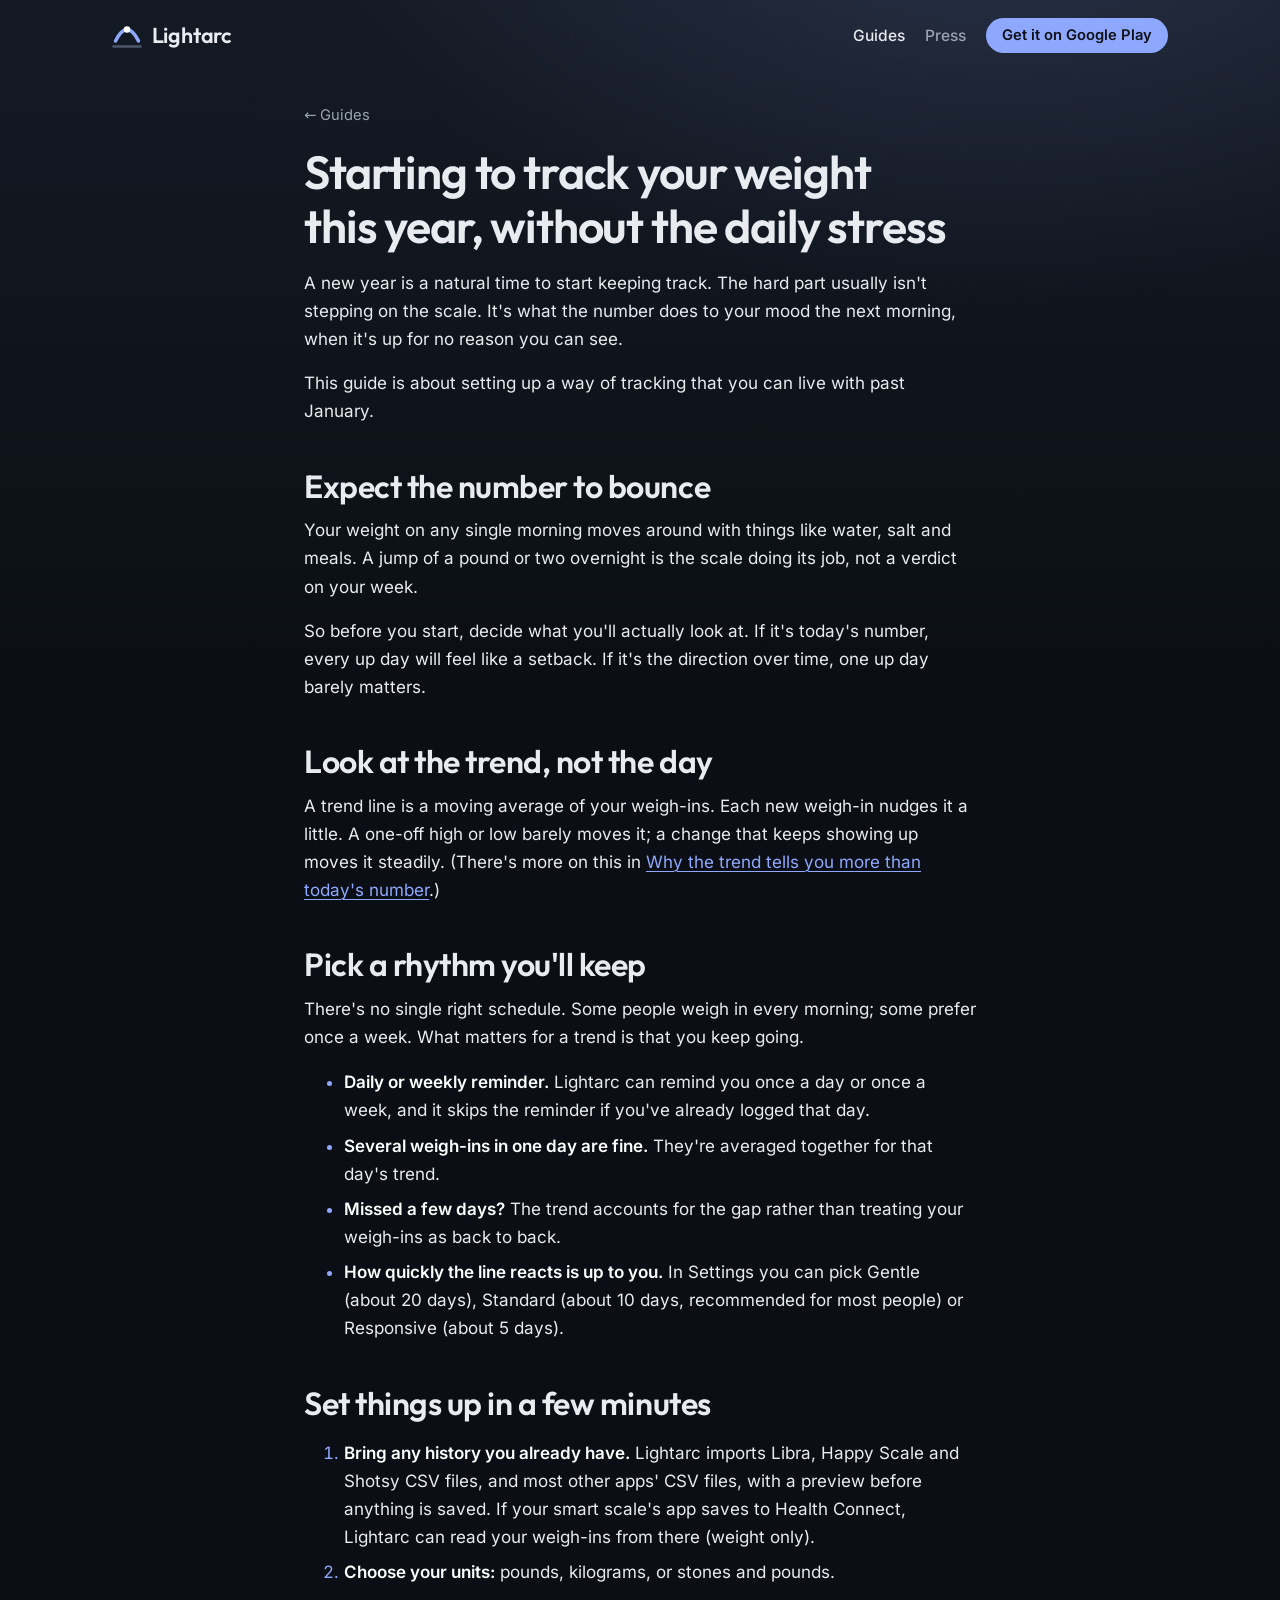
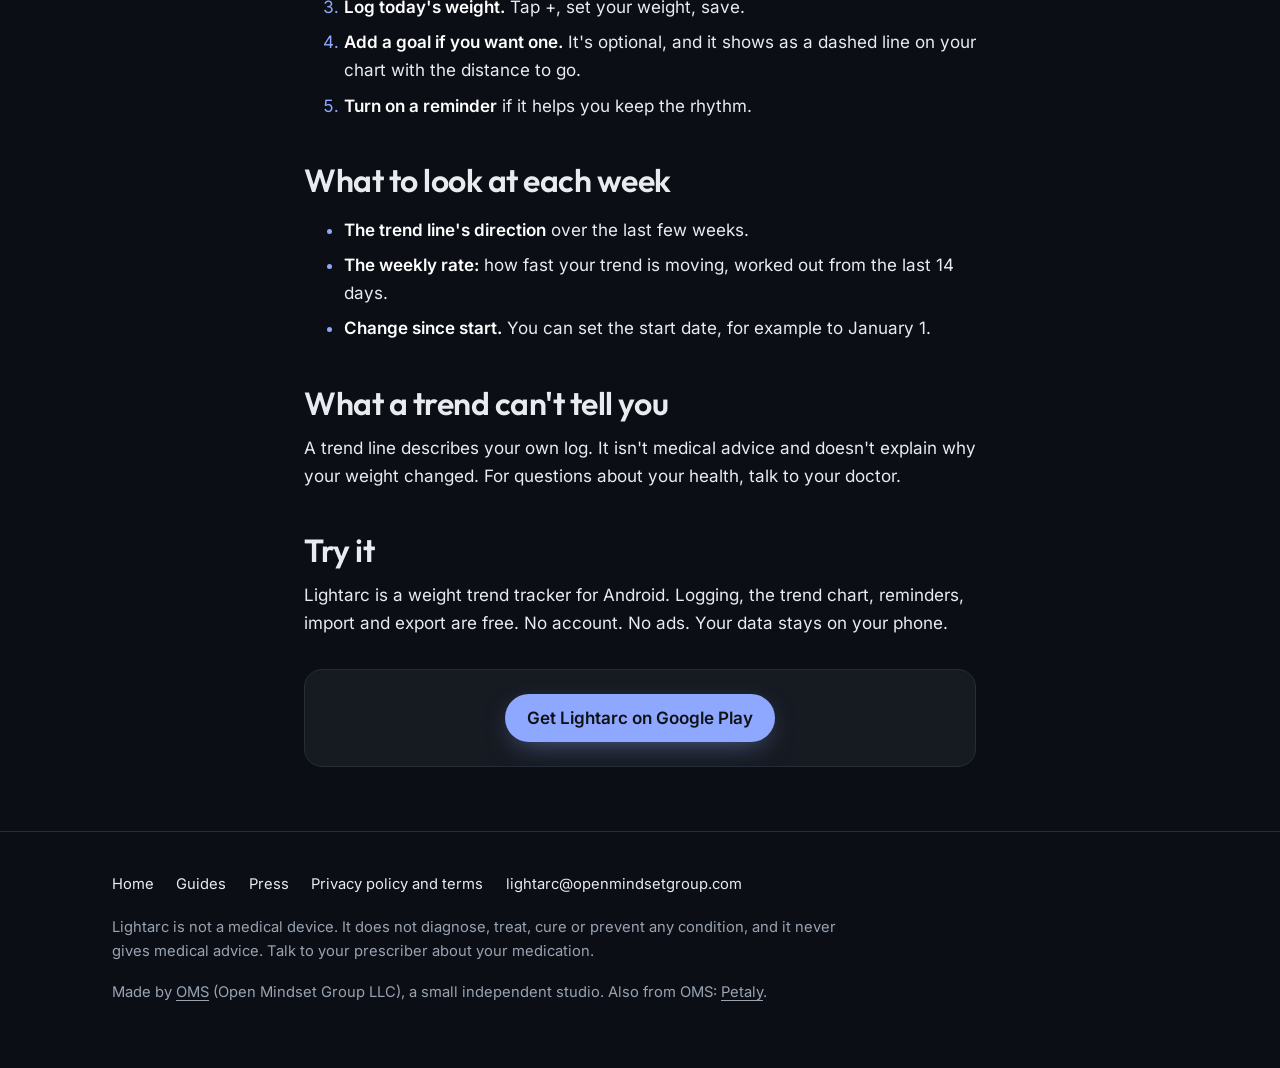
<file: guides/new-year-tracking-start/index.html>
<!doctype html>
<html lang="en">
<head>
  <meta charset="utf-8">
  <meta name="viewport" content="width=device-width, initial-scale=1">
  <title>Starting to track your weight this year, without the daily stress | Lightarc</title>
  <meta name="description" content="Set up a way of tracking you can keep past January: expect the bounce, watch the trend, pick a rhythm.">
  <link rel="canonical" href="https://lightarc.app/guides/new-year-tracking-start/">
  <meta property="og:type" content="website">
  <meta property="og:site_name" content="Lightarc">
  <meta property="og:title" content="Starting to track your weight this year, without the daily stress | Lightarc">
  <meta property="og:description" content="Set up a way of tracking you can keep past January: expect the bounce, watch the trend, pick a rhythm.">
  <meta property="og:url" content="https://lightarc.app/guides/new-year-tracking-start/">
  <meta name="theme-color" content="#141a24">
  <link rel="icon" href="/assets/favicon.svg" type="image/svg+xml">
  <link rel="preload" href="/assets/fonts/inter-latin-var.woff2" as="font" type="font/woff2" crossorigin>
  <link rel="preload" href="/assets/fonts/outfit-latin-var.woff2" as="font" type="font/woff2" crossorigin>
  <link rel="stylesheet" href="/assets/style.css">
</head>
<body>
  <a class="skip" href="#main">Skip to content</a>
  <header class="site-header">
    <div class="inner">
      <a class="wordmark" href="/"><svg viewBox="24 22 60 60" aria-hidden="true"><path d="M31 64 Q54 18 77 64" fill="none" stroke="#8FA8FF" stroke-width="7" stroke-linecap="round"/><path d="M27 75 H81" stroke="#4C5668" stroke-width="5" stroke-linecap="round"/><circle cx="54" cy="41" r="6.5" fill="#fff"/></svg>Lightarc</a>
      <nav class="site-nav" aria-label="Main">
        <a href="/guides/" aria-current="page">Guides</a>
        <a href="/press/">Press</a>
        <a class="button small" href="https://play.google.com/store/apps/details?id=com.omsgroup.lightarc">Get it on Google Play</a>
      </nav>
    </div>
  </header>
  <main id="main">
    <article class="article">
      <div class="wrap">
        <p class="crumbs"><a href="/guides/">Guides</a></p>
<h1 id="starting-to-track-your-weight-this-year-without-the-daily-stress">Starting to track your weight this year, without the daily stress</h1>
<p>A new year is a natural time to start keeping track. The hard part usually isn't stepping on the scale. It's what the number does to your mood the next morning, when it's up for no reason you can see.</p>
<p>This guide is about setting up a way of tracking that you can live with past January.</p>
<h2 id="expect-the-number-to-bounce">Expect the number to bounce</h2>
<p>Your weight on any single morning moves around with things like water, salt and meals. A jump of a pound or two overnight is the scale doing its job, not a verdict on your week.</p>
<p>So before you start, decide what you'll actually look at. If it's today's number, every up day will feel like a setback. If it's the direction over time, one up day barely matters.</p>
<h2 id="look-at-the-trend-not-the-day">Look at the trend, not the day</h2>
<p>A trend line is a moving average of your weigh-ins. Each new weigh-in nudges it a little. A one-off high or low barely moves it; a change that keeps showing up moves it steadily. (There's more on this in <a href="/guides/trend-vs-daily-number/">Why the trend tells you more than today's number</a>.)</p>
<h2 id="pick-a-rhythm-youll-keep">Pick a rhythm you'll keep</h2>
<p>There's no single right schedule. Some people weigh in every morning; some prefer once a week. What matters for a trend is that you keep going.</p>
<ul>
<li><strong>Daily or weekly reminder.</strong> Lightarc can remind you once a day or once a week, and it skips the reminder if you've already logged that day.</li>
<li><strong>Several weigh-ins in one day are fine.</strong> They're averaged together for that day's trend.</li>
<li><strong>Missed a few days?</strong> The trend accounts for the gap rather than treating your weigh-ins as back to back.</li>
<li><strong>How quickly the line reacts is up to you.</strong> In Settings you can pick Gentle (about 20 days), Standard (about 10 days, recommended for most people) or Responsive (about 5 days).</li>
</ul>
<h2 id="set-things-up-in-a-few-minutes">Set things up in a few minutes</h2>
<ol type="1">
<li><strong>Bring any history you already have.</strong> Lightarc imports Libra, Happy Scale and Shotsy CSV files, and most other apps' CSV files, with a preview before anything is saved. If your smart scale's app saves to Health Connect, Lightarc can read your weigh-ins from there (weight only).</li>
<li><strong>Choose your units:</strong> pounds, kilograms, or stones and pounds.</li>
<li><strong>Log today's weight.</strong> Tap +, set your weight, save.</li>
<li><strong>Add a goal if you want one.</strong> It's optional, and it shows as a dashed line on your chart with the distance to go.</li>
<li><strong>Turn on a reminder</strong> if it helps you keep the rhythm.</li>
</ol>
<h2 id="what-to-look-at-each-week">What to look at each week</h2>
<ul>
<li><strong>The trend line's direction</strong> over the last few weeks.</li>
<li><strong>The weekly rate:</strong> how fast your trend is moving, worked out from the last 14 days.</li>
<li><strong>Change since start.</strong> You can set the start date, for example to January 1.</li>
</ul>
<h2 id="what-a-trend-cant-tell-you">What a trend can't tell you</h2>
<p>A trend line describes your own log. It isn't medical advice and doesn't explain why your weight changed. For questions about your health, talk to your doctor.</p>
<h2 id="try-it">Try it</h2>
<p>Lightarc is a weight trend tracker for Android. Logging, the trend chart, reminders, import and export are free. No account. No ads. Your data stays on your phone.</p>
<p class="cta"><a class="button" href="https://play.google.com/store/apps/details?id=com.omsgroup.lightarc">Get Lightarc on Google Play</a></p>

      </div>
    </article>
  </main>
  <footer class="site-footer">
    <div class="wrap-wide">
      <nav aria-label="Footer">
        <a href="/">Home</a>
        <a href="/guides/">Guides</a>
        <a href="/press/">Press</a>
        <a href="https://openmindsetgroup.com/lightarc_terms.html">Privacy policy and terms</a>
        <a href="mailto:lightarc@openmindsetgroup.com">lightarc@openmindsetgroup.com</a>
      </nav>
      <p>Lightarc is not a medical device. It does not diagnose, treat, cure or prevent any condition, and it never gives medical advice. Talk to your prescriber about your medication.</p>
      <p>Made by <a href="https://openmindsetgroup.com">OMS</a> (Open Mindset Group LLC), a small independent studio. Also from OMS: <a href="https://petaly.app">Petaly</a>.</p>
    </div>
  </footer>
</body>
</html>
</file>
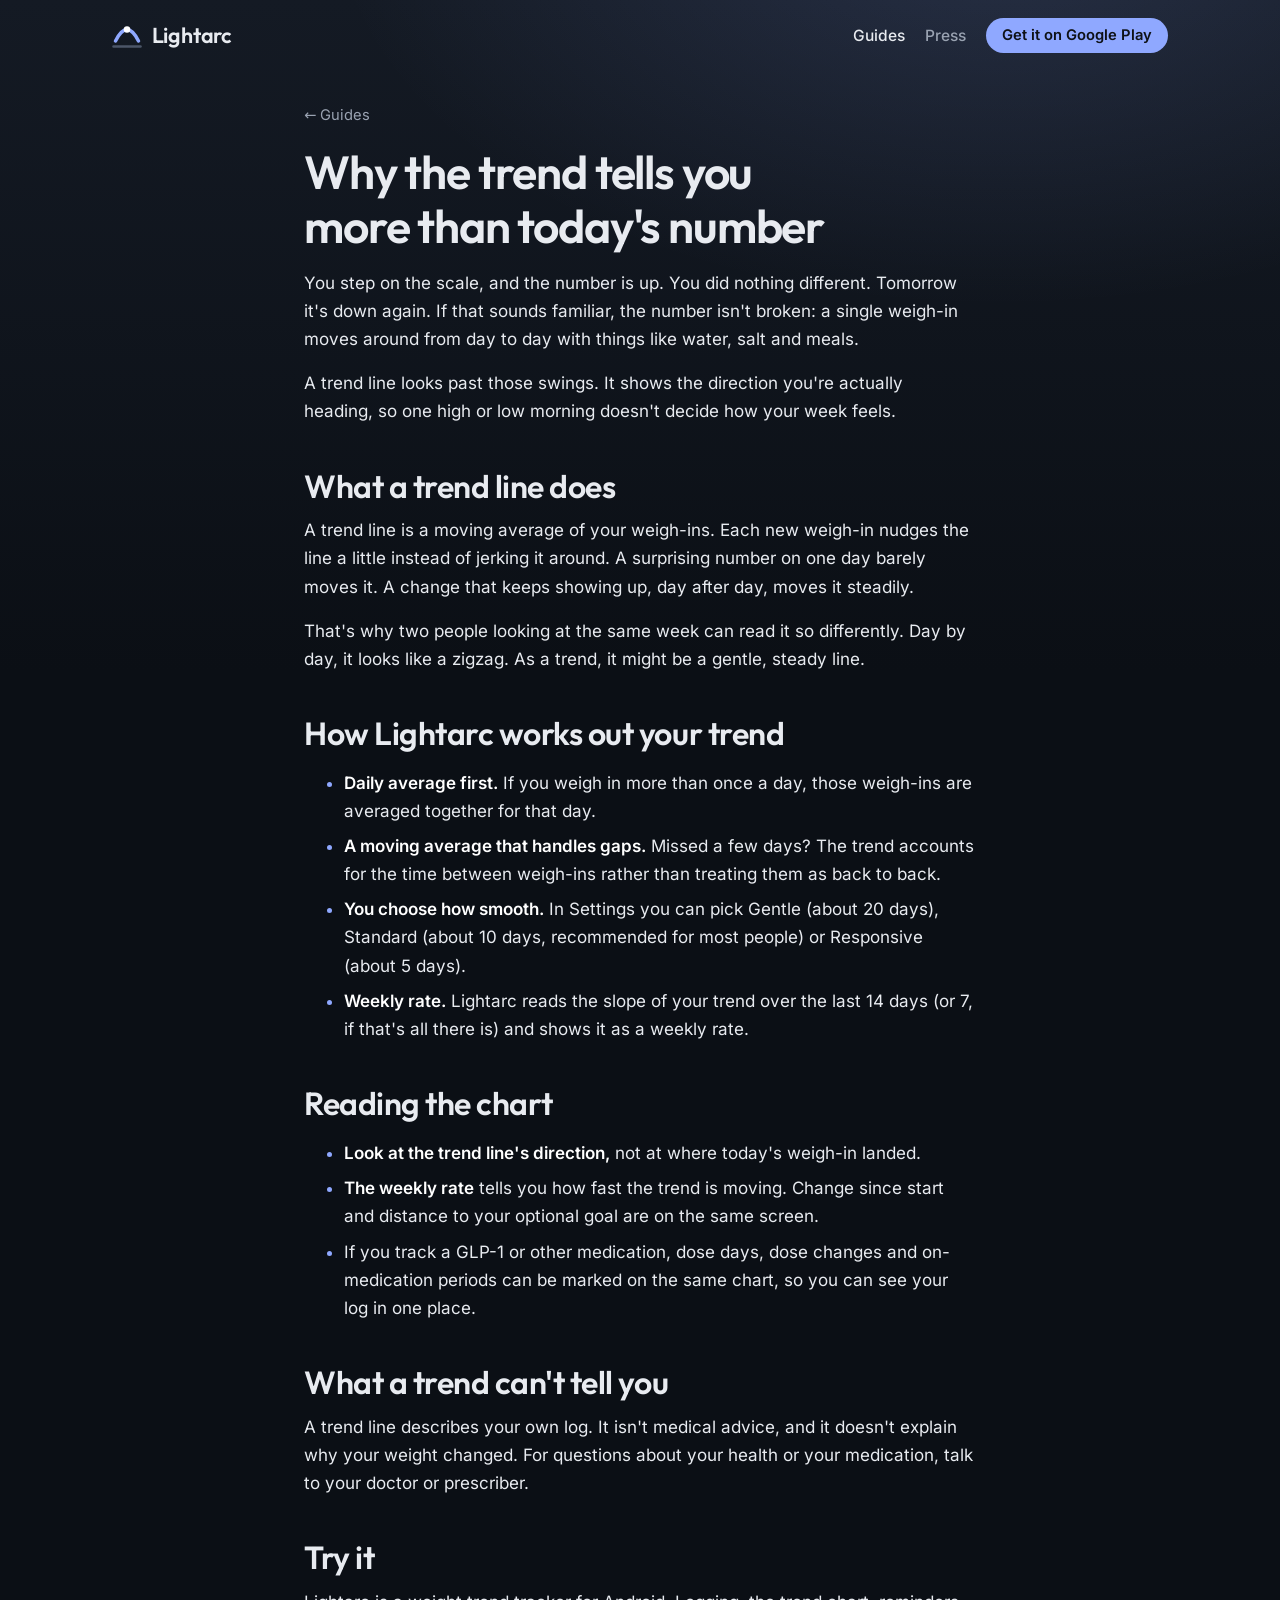
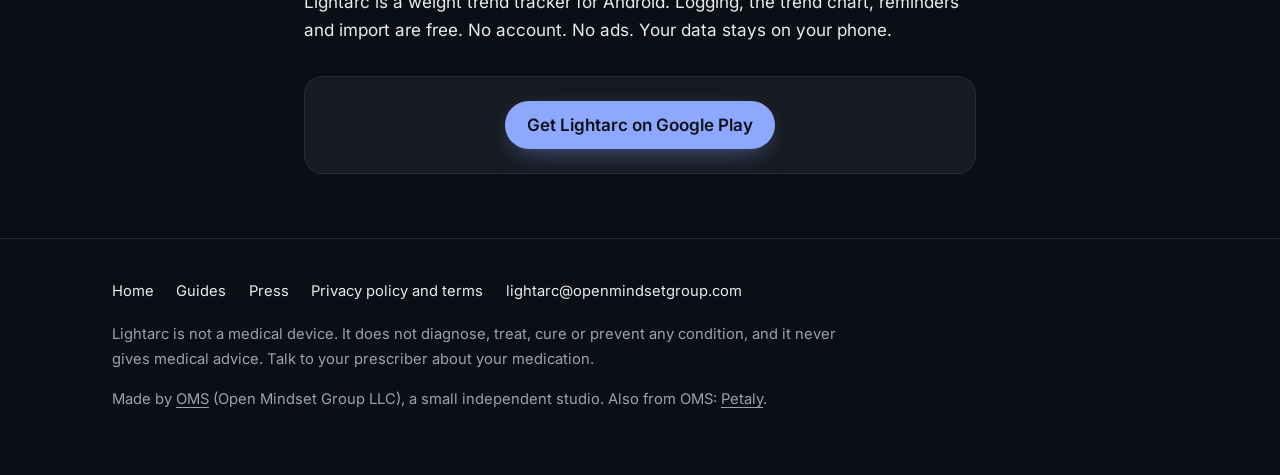
<file: guides/trend-vs-daily-number/index.html>
<!doctype html>
<html lang="en">
<head>
  <meta charset="utf-8">
  <meta name="viewport" content="width=device-width, initial-scale=1">
  <title>Why the trend tells you more than today&#x27;s number | Lightarc</title>
  <meta name="description" content="Why your weight goes up and down day to day, and how a trend line shows the direction you&#x27;re actually heading.">
  <link rel="canonical" href="https://lightarc.app/guides/trend-vs-daily-number/">
  <meta property="og:type" content="website">
  <meta property="og:site_name" content="Lightarc">
  <meta property="og:title" content="Why the trend tells you more than today&#x27;s number | Lightarc">
  <meta property="og:description" content="Why your weight goes up and down day to day, and how a trend line shows the direction you&#x27;re actually heading.">
  <meta property="og:url" content="https://lightarc.app/guides/trend-vs-daily-number/">
  <meta name="theme-color" content="#141a24">
  <link rel="icon" href="/assets/favicon.svg" type="image/svg+xml">
  <link rel="preload" href="/assets/fonts/inter-latin-var.woff2" as="font" type="font/woff2" crossorigin>
  <link rel="preload" href="/assets/fonts/outfit-latin-var.woff2" as="font" type="font/woff2" crossorigin>
  <link rel="stylesheet" href="/assets/style.css">
</head>
<body>
  <a class="skip" href="#main">Skip to content</a>
  <header class="site-header">
    <div class="inner">
      <a class="wordmark" href="/"><svg viewBox="24 22 60 60" aria-hidden="true"><path d="M31 64 Q54 18 77 64" fill="none" stroke="#8FA8FF" stroke-width="7" stroke-linecap="round"/><path d="M27 75 H81" stroke="#4C5668" stroke-width="5" stroke-linecap="round"/><circle cx="54" cy="41" r="6.5" fill="#fff"/></svg>Lightarc</a>
      <nav class="site-nav" aria-label="Main">
        <a href="/guides/" aria-current="page">Guides</a>
        <a href="/press/">Press</a>
        <a class="button small" href="https://play.google.com/store/apps/details?id=com.omsgroup.lightarc">Get it on Google Play</a>
      </nav>
    </div>
  </header>
  <main id="main">
    <article class="article">
      <div class="wrap">
        <p class="crumbs"><a href="/guides/">Guides</a></p>
<h1 id="why-the-trend-tells-you-more-than-todays-number">Why the trend tells you more than today's number</h1>
<p>You step on the scale, and the number is up. You did nothing different. Tomorrow it's down again. If that sounds familiar, the number isn't broken: a single weigh-in moves around from day to day with things like water, salt and meals.</p>
<p>A trend line looks past those swings. It shows the direction you're actually heading, so one high or low morning doesn't decide how your week feels.</p>
<h2 id="what-a-trend-line-does">What a trend line does</h2>
<p>A trend line is a moving average of your weigh-ins. Each new weigh-in nudges the line a little instead of jerking it around. A surprising number on one day barely moves it. A change that keeps showing up, day after day, moves it steadily.</p>
<p>That's why two people looking at the same week can read it so differently. Day by day, it looks like a zigzag. As a trend, it might be a gentle, steady line.</p>
<h2 id="how-lightarc-works-out-your-trend">How Lightarc works out your trend</h2>
<ul>
<li><strong>Daily average first.</strong> If you weigh in more than once a day, those weigh-ins are averaged together for that day.</li>
<li><strong>A moving average that handles gaps.</strong> Missed a few days? The trend accounts for the time between weigh-ins rather than treating them as back to back.</li>
<li><strong>You choose how smooth.</strong> In Settings you can pick Gentle (about 20 days), Standard (about 10 days, recommended for most people) or Responsive (about 5 days).</li>
<li><strong>Weekly rate.</strong> Lightarc reads the slope of your trend over the last 14 days (or 7, if that's all there is) and shows it as a weekly rate.</li>
</ul>
<h2 id="reading-the-chart">Reading the chart</h2>
<ul>
<li><strong>Look at the trend line's direction,</strong> not at where today's weigh-in landed.</li>
<li><strong>The weekly rate</strong> tells you how fast the trend is moving. Change since start and distance to your optional goal are on the same screen.</li>
<li>If you track a GLP-1 or other medication, dose days, dose changes and on-medication periods can be marked on the same chart, so you can see your log in one place.</li>
</ul>
<h2 id="what-a-trend-cant-tell-you">What a trend can't tell you</h2>
<p>A trend line describes your own log. It isn't medical advice, and it doesn't explain why your weight changed. For questions about your health or your medication, talk to your doctor or prescriber.</p>
<h2 id="try-it">Try it</h2>
<p>Lightarc is a weight trend tracker for Android. Logging, the trend chart, reminders and import are free. No account. No ads. Your data stays on your phone.</p>
<p class="cta"><a class="button" href="https://play.google.com/store/apps/details?id=com.omsgroup.lightarc">Get Lightarc on Google Play</a></p>

      </div>
    </article>
  </main>
  <footer class="site-footer">
    <div class="wrap-wide">
      <nav aria-label="Footer">
        <a href="/">Home</a>
        <a href="/guides/">Guides</a>
        <a href="/press/">Press</a>
        <a href="https://openmindsetgroup.com/lightarc_terms.html">Privacy policy and terms</a>
        <a href="mailto:lightarc@openmindsetgroup.com">lightarc@openmindsetgroup.com</a>
      </nav>
      <p>Lightarc is not a medical device. It does not diagnose, treat, cure or prevent any condition, and it never gives medical advice. Talk to your prescriber about your medication.</p>
      <p>Made by <a href="https://openmindsetgroup.com">OMS</a> (Open Mindset Group LLC), a small independent studio. Also from OMS: <a href="https://petaly.app">Petaly</a>.</p>
    </div>
  </footer>
</body>
</html>
</file>
<file: assets/style.css>
/* Lightarc site. Matches the Play Store graphics: navy, periwinkle, Outfit headlines, Inter body. */
@font-face {
  font-family: "Inter";
  src: url("/assets/fonts/inter-latin-var.woff2") format("woff2");
  font-weight: 100 900;
  font-style: normal;
  font-display: swap;
}
@font-face {
  font-family: "Outfit";
  src: url("/assets/fonts/outfit-latin-var.woff2") format("woff2");
  font-weight: 100 900;
  font-style: normal;
  font-display: swap;
}

:root {
  color-scheme: dark;
  --bg: #0b0f15;
  --bg-top: #141a24;
  --surface: #161a21;
  --surface-2: #1c222c;
  --text: #e8ebf0;
  --muted: #9aa3b2;
  --line: #262d39;
  --accent: #8fa8ff;
  --accent-strong: #b3c4ff;
  --accent-soft: rgba(143, 168, 255, 0.12);
  --on-accent: #0e1116;
  --slate: #4c5668;
  --radius: 18px;
  --max: 44rem;
  --wide: 68rem;
  --display: "Outfit", "Inter", system-ui, sans-serif;
}

* { box-sizing: border-box; }
html { -webkit-text-size-adjust: 100%; }
body {
  margin: 0;
  min-height: 100vh;
  font-family: "Inter", system-ui, -apple-system, "Segoe UI", Roboto, sans-serif;
  font-size: 1.0625rem;
  line-height: 1.65;
  color: var(--text);
  background:
    radial-gradient(60rem 36rem at 78% -6rem, rgba(143, 168, 255, 0.16), transparent 70%),
    linear-gradient(180deg, var(--bg-top) 0, var(--bg) 42rem) no-repeat,
    var(--bg);
}
img { max-width: 100%; height: auto; }
a { color: var(--accent); text-underline-offset: 0.18em; text-decoration-thickness: 1px; }
a:hover { color: var(--accent-strong); }
:focus-visible { outline: 2px solid var(--accent); outline-offset: 3px; border-radius: 6px; }
::selection { background: rgba(143, 168, 255, 0.35); }

.skip { position: absolute; left: -999px; top: 0; }
.skip:focus { left: 1rem; top: 1rem; z-index: 10; background: var(--accent); color: var(--on-accent); padding: 0.5rem 0.9rem; border-radius: 999px; }

/* Header */
.site-header .inner {
  max-width: var(--wide); margin: 0 auto; padding: 1.1rem 1rem;
  display: flex; align-items: center; justify-content: space-between; gap: 1rem; flex-wrap: wrap;
}
.wordmark {
  display: inline-flex; align-items: center; gap: 0.6rem;
  font-family: var(--display); font-weight: 600; font-size: 1.35rem; letter-spacing: -0.01em;
  color: var(--text); text-decoration: none;
}
.wordmark svg { width: 30px; height: 30px; flex: none; }
.wordmark:hover { color: var(--text); }
.site-nav { display: flex; align-items: center; gap: 1.25rem; flex-wrap: wrap; }
.site-nav a:not(.button) { color: var(--muted); text-decoration: none; font-weight: 500; font-size: 0.97rem; }
.site-nav a:not(.button):hover, .site-nav a[aria-current="page"] { color: var(--text); }

/* Buttons */
.button {
  display: inline-flex; align-items: center; justify-content: center; gap: 0.5rem;
  background: var(--accent); color: var(--on-accent);
  font-weight: 600; text-decoration: none;
  padding: 0.85rem 1.4rem; border-radius: 999px; line-height: 1.2;
  box-shadow: 0 8px 28px -10px rgba(143, 168, 255, 0.6);
  transition: background 0.15s ease, transform 0.15s ease;
}
.button:hover { background: var(--accent-strong); color: var(--on-accent); transform: translateY(-1px); }
.button.small { padding: 0.55rem 1rem; font-size: 0.92rem; box-shadow: none; }

/* Layout */
.wrap { max-width: var(--max); margin: 0 auto; padding: 0 1rem; }
.wrap-wide { max-width: var(--wide); margin: 0 auto; padding: 0 1rem; }

h1, h2, h3 { font-family: var(--display); font-weight: 600; line-height: 1.15; letter-spacing: -0.015em; text-wrap: balance; }
h1 { font-size: clamp(2.2rem, 5.4vw, 3.6rem); margin: 0 0 1rem; letter-spacing: -0.025em; }
h2 { font-size: clamp(1.5rem, 3vw, 2rem); margin: 2.4rem 0 0.75rem; }
h3 { font-size: 1.22rem; margin: 0 0 0.45rem; }
p { margin: 0 0 1rem; }

/* Hero */
.hero { padding: 2.5rem 0 3.5rem; }
.hero .wrap-wide { display: grid; gap: 2.5rem; align-items: center; }
@media (min-width: 860px) {
  .hero { padding: 4rem 0 5rem; }
  .hero .wrap-wide { grid-template-columns: 1.15fr 0.85fr; gap: 3rem; }
}
.lede { font-size: 1.2rem; color: var(--muted); max-width: 34rem; }
.badges { list-style: none; padding: 0; margin: 1.4rem 0 1.6rem; display: flex; flex-wrap: wrap; gap: 0.5rem; }
.badges li {
  font-size: 0.9rem; font-weight: 500; color: var(--text);
  padding: 0.35rem 0.85rem; border-radius: 999px;
  background: var(--accent-soft); border: 1px solid rgba(143, 168, 255, 0.22);
}
.note { color: var(--muted); font-size: 0.95rem; margin-top: 0.9rem; }

/* Phone frames (Pixel 9 proportions) */
.phone {
  position: relative; margin: 0; width: 100%; max-width: 19rem;
  padding: 9px; border-radius: 40px;
  background: linear-gradient(160deg, #2a313d, #12161c 55%);
  box-shadow: 0 0 0 1px #343c4a, 0 40px 80px -30px rgba(0, 0, 0, 0.8), 0 0 120px -30px rgba(143, 168, 255, 0.35);
}
.phone img { display: block; width: 100%; aspect-ratio: 1080 / 2424; border-radius: 31px; background: #0e1116; }
.hero-art { position: relative; display: flex; justify-content: center; }
.hero-art .curve { position: absolute; inset: auto -10% 12% -10%; width: 120%; height: auto; pointer-events: none; }
.hero-art .phone { z-index: 1; }
.hero-art figcaption, .shots figcaption { color: var(--muted); font-size: 0.88rem; text-align: center; margin-top: 0.9rem; }

.shots { display: grid; gap: 1.75rem; grid-template-columns: repeat(3, minmax(0, 1fr)); margin-top: 2rem; }
.shots figure { margin: 0; display: flex; flex-direction: column; align-items: center; }
.shots .phone { max-width: 15rem; border-radius: 34px; padding: 7px; }
.shots .phone img { border-radius: 27px; }
@media (max-width: 719px) {
  .shots { grid-template-columns: none; grid-auto-flow: column; grid-auto-columns: 62%; overflow-x: auto; scroll-snap-type: x mandatory; padding-bottom: 0.5rem; margin-inline: -1rem; padding-inline: 1rem; }
  .shots figure { scroll-snap-align: center; }
}

/* Sections */
.features { padding: 1rem 0 3rem; }
.features .grid { display: grid; gap: 1rem; margin-top: 1.5rem; }
@media (min-width: 720px) { .features .grid { grid-template-columns: 1fr 1fr; } }
.card {
  background: var(--surface); border: 1px solid var(--line);
  border-radius: var(--radius); padding: 1.5rem;
}
.card p:last-child { margin-bottom: 0; }
.card p { color: var(--muted); }
.card h3 { color: var(--text); }
.card .icon { width: 36px; height: 36px; border-radius: 10px; background: var(--accent-soft); display: grid; place-items: center; margin-bottom: 0.9rem; }
.card .icon svg { width: 20px; height: 20px; }

.band { padding: 3.5rem 0; border-top: 1px solid var(--line); }
.band.alt { background: linear-gradient(180deg, rgba(22, 26, 33, 0.7), rgba(22, 26, 33, 0)); }
.band ul { padding-left: 1.2rem; }
.band li { margin-bottom: 0.35rem; }
.band li::marker { color: var(--accent); }
.center { text-align: center; }
.eyebrow { font-size: 0.8rem; font-weight: 600; letter-spacing: 0.12em; text-transform: uppercase; color: var(--accent); margin: 0 0 0.5rem; }
.section-head { max-width: 40rem; }
.section-head h2 { margin-top: 0; }
.section-head p { color: var(--muted); }

/* Articles (guides, press, 404) */
.article { padding: 2rem 0 4rem; }
.article h1 { font-size: clamp(2rem, 4.6vw, 2.9rem); }
.article h2 { padding-top: 0.25rem; }
.article li { margin-bottom: 0.45rem; }
.article li::marker { color: var(--accent); }
.article strong { color: #fff; font-weight: 600; }
.article .crumbs { font-size: 0.92rem; margin-bottom: 1.2rem; }
.article .crumbs a { color: var(--muted); text-decoration: none; }
.article .crumbs a::before { content: "← "; }
.article .crumbs a:hover { color: var(--text); }
.article table { width: 100%; border-collapse: collapse; margin: 1rem 0 1.5rem; font-size: 0.97rem; background: var(--surface); border-radius: 14px; overflow: hidden; border: 1px solid var(--line); }
.article th, .article td { text-align: left; vertical-align: top; padding: 0.7rem 0.95rem; border-bottom: 1px solid var(--line); }
.article tr:last-child td { border-bottom: 0; }
.article td:first-child { color: var(--muted); white-space: nowrap; width: 1%; }
.article td a { word-break: break-word; }
.article code { font-size: 0.9em; background: var(--surface-2); padding: 0.1em 0.35em; border-radius: 6px; }
.article blockquote { margin: 1.2rem 0; padding: 0.2rem 1.1rem; border-left: 3px solid var(--accent); color: var(--muted); }
.article .cta { margin: 2rem 0 0; padding: 1.5rem; background: var(--surface); border: 1px solid var(--line); border-radius: var(--radius); text-align: center; }

.guide-list { list-style: none; padding: 0; margin: 1.75rem 0 0; display: grid; gap: 0.9rem; }
.guide-list .card { padding: 1.25rem 1.4rem; transition: border-color 0.15s ease, background 0.15s ease; position: relative; }
.guide-list .card:hover { border-color: rgba(143, 168, 255, 0.45); background: var(--surface-2); }
.guide-list .title { font-family: var(--display); font-weight: 600; font-size: 1.18rem; color: var(--text); text-decoration: none; line-height: 1.3; }
.guide-list .title::after { content: ""; position: absolute; inset: 0; }
.guide-list p { margin: 0.4rem 0 0; }
@media (min-width: 720px) { .guides-grid { grid-template-columns: 1fr 1fr; } }

/* Footer */
.site-footer { border-top: 1px solid var(--line); padding: 2.5rem 0 3rem; color: var(--muted); font-size: 0.92rem; }
.site-footer nav { display: flex; flex-wrap: wrap; gap: 0.5rem 1.4rem; margin-bottom: 1.2rem; }
.site-footer nav a { color: var(--text); text-decoration: none; }
.site-footer nav a:hover { color: var(--accent); }
.site-footer p { max-width: 46rem; }
.site-footer p a { color: var(--muted); }

@media (prefers-reduced-motion: reduce) { * { transition: none !important; } }

/* Feature cards keep their h2 + list markup */
.card h2 { font-size: 1.3rem; margin: 0 0 0.7rem; }
.card ul { margin: 0; padding-left: 1.15rem; color: var(--muted); }
.card li { margin-bottom: 0.4rem; }
.card li::marker { color: var(--accent); }
.card .more { font-weight: 500; text-decoration: none; }
.card .more::after { content: " →"; }
.card p.more-row { margin: 0.9rem 0 0; }
.hero-art { flex-direction: column; align-items: center; }
.hero-art .curve { inset: auto -14% 30% -14%; width: 128%; }
.band .guide-list { padding-left: 0; }
.band .guide-list li { margin-bottom: 0; }
</file>
